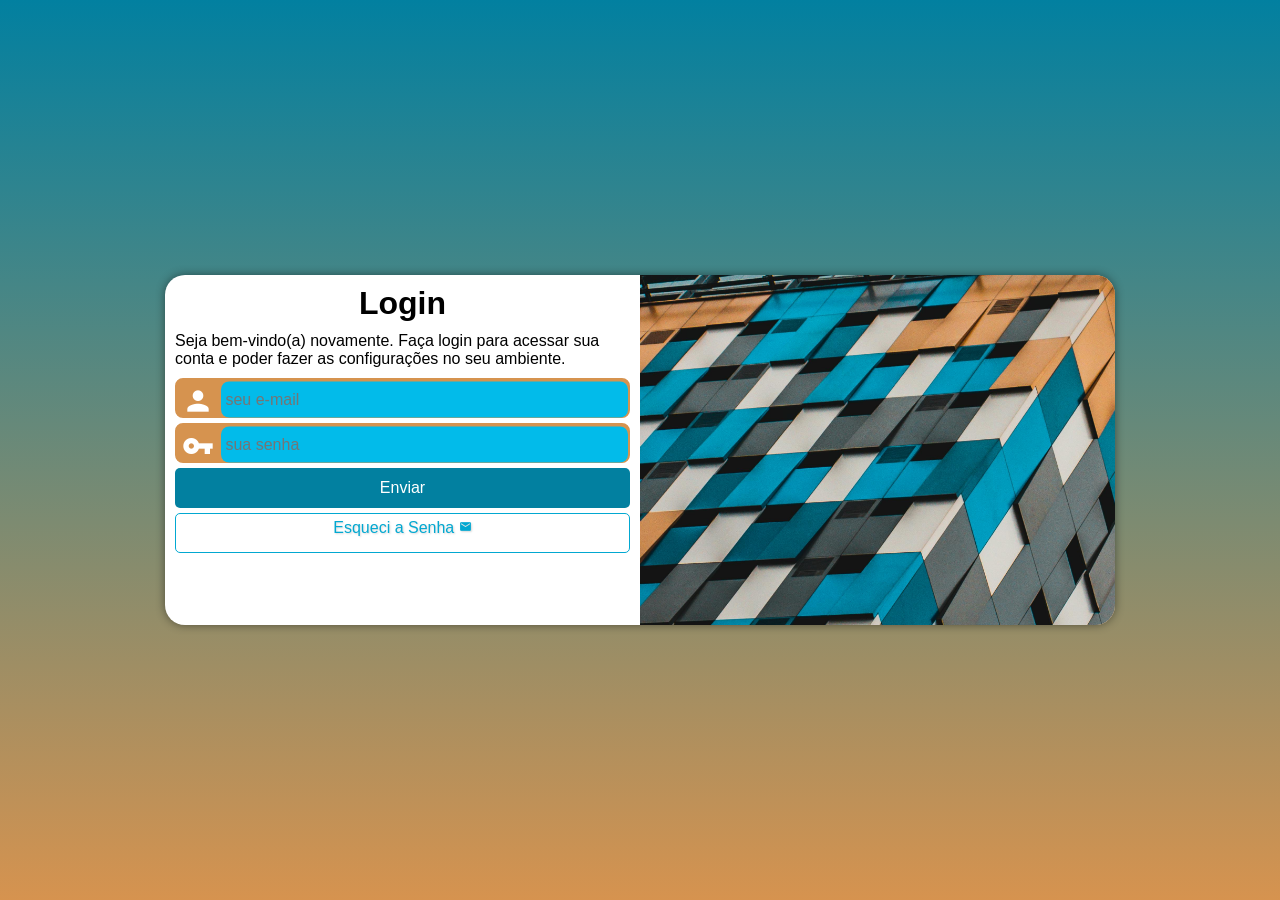
<file: Desafios/d15/index.html>
<!DOCTYPE html>
<html lang="pt-br">
<head>
  <meta charset="UTF-8">
  <meta name="viewport" content="width=device-width, initial-scale=1.0">
  <title>Login</title>
  <link rel="stylesheet" href="estilos/style.css">
  <link rel="stylesheet" href="estilos/media-query.css">
  <link href="https://fonts.googleapis.com/icon?family=Material+Icons" rel="stylesheet">
</head>
<body>
  <main>
    <section id="login">
      <div id="imagem">
        <!--Aqui vai a imagem nas CSS-->
      </div>
      <div id="formulario">
        <h1>Login</h1>
        <p>Seja bem-vindo(a) novamente. Faça login para acessar sua conta e poder fazer as configurações no seu ambiente.</p>
        <form action="login.php" method="post" autocomplete="on">
          <div class="campo"> 
            <span class="material-icons">person</span>
            <input type="email" name="login" id="ilogin" placeholder="seu e-mail" required autocomplete="email" maxlength="30">
            <label for="ilogin" class="label-form">Login</label>
          </div>
          <div class="campo">
            <span class="material-icons">vpn_key</span>
            <input type="password" name="senha" id="isenha" placeholder="sua senha" required autocomplete="current-password" minlength="8" maxlength="20">
            <label for="isenha" class="label-form">Senha</label>
          </div>
          <div>
            <input type="submit" value="Enviar" id="botao-enviar">
            <a href="esqueci.html" class="botao">
              Esqueci a Senha
              <span class="material-icons">mail</span>
            </a>
          </div>
        </form>
      </div>
    </section>
  </main>
</body>
</html>
</file>
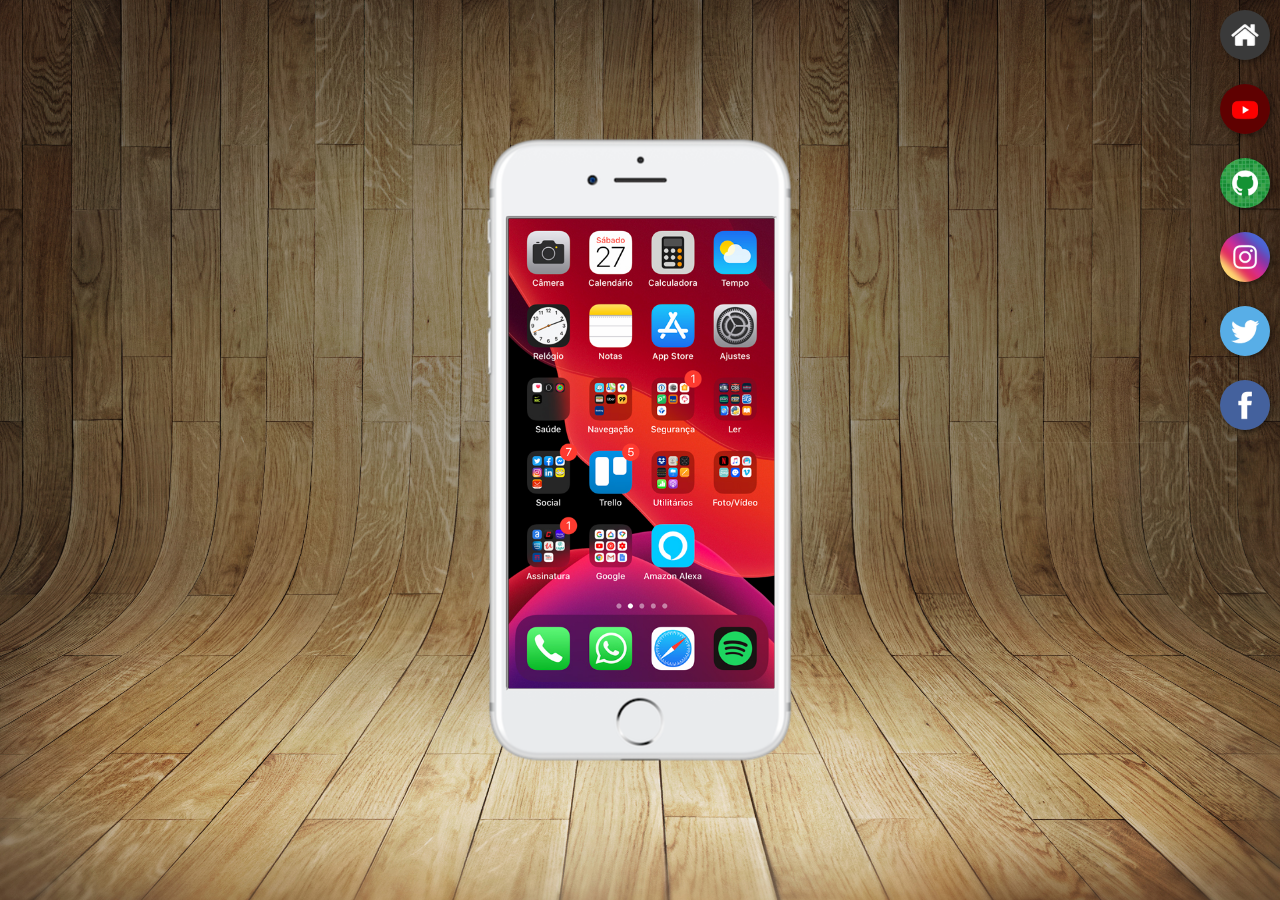
<file: Desafios/projeto-social/index.html>
<!DOCTYPE html>
<html lang="pt-br">
<head>
  <meta charset="UTF-8">
  <meta name="viewport" content="width=device-width, initial-scale=1.0">
  <link rel="shortcut icon" href="favicon.ico" type="image/x-icon">
  <link rel="stylesheet" href="estilos/style.css">
  <title>Projeto Redes Sociais</title>
</head>
<body>
  <main>
    <section id="telefone">
      <iframe src="home.html" name="tela" id="tela" iframeborder="0">
        Seu navegador não é compatível com isso.
      </iframe>
    </section>
    <section id="redes-sociais">
      <a href="home.html" target="tela"><img src="imagens/logo-home.jpg" alt="Home"></a><br>
      <a href="youtube.html" target="tela"><img src="imagens/logo-youtube.jpg" alt="Youtube"></a><br>
      <a href="github.html" target="tela"><img src="imagens/logo-github.jpg" alt="Github"></a><br>
      <a href="instagram.html" target="tela"><img src="imagens/logo-instagram.jpg" alt="Instagram"></a><br>
      <a href="twitter.html" target="tela"><img src="imagens/logo-twitter.jpg" alt="Twitter"></a><br>
      <a href="facebook.html" target="tela"><img src="imagens/logo-facebook.jpg" alt="FaceBook"></a>
    </section>
  </main>
</body>
</html>
</file>
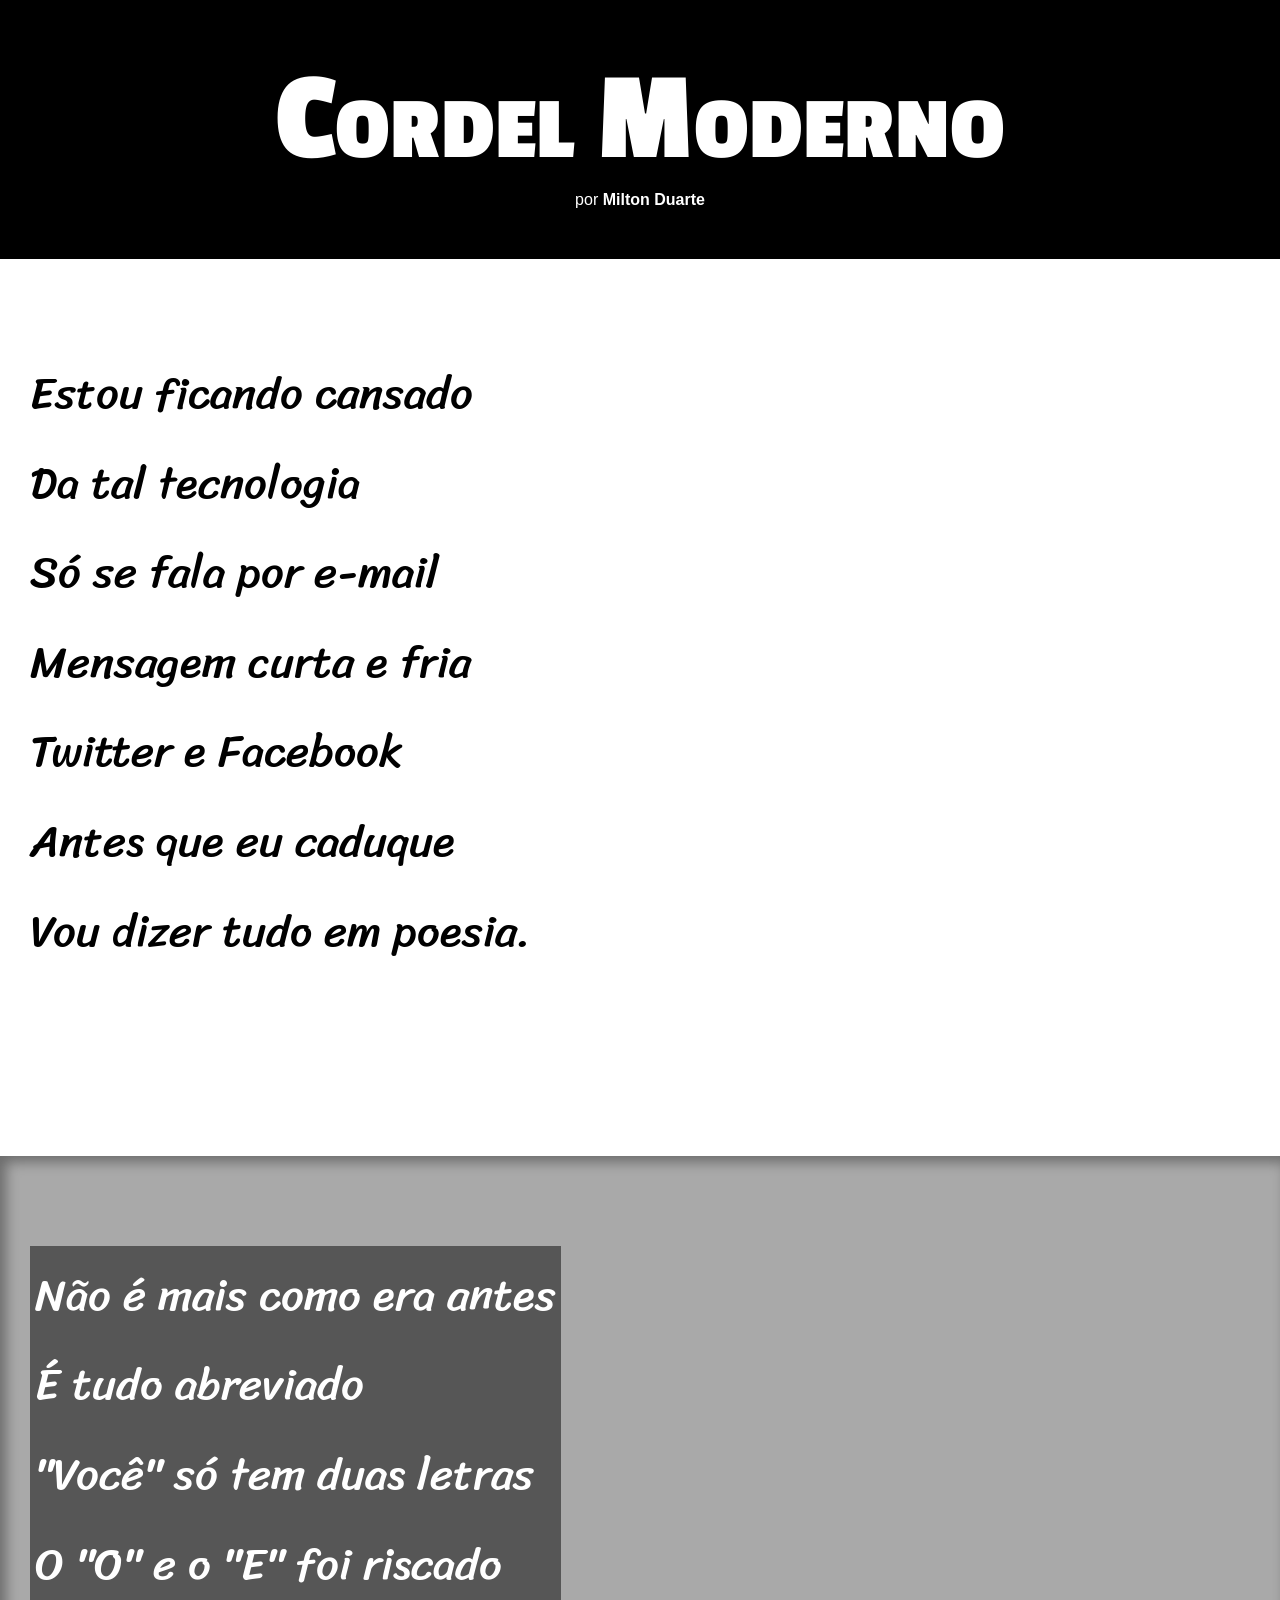
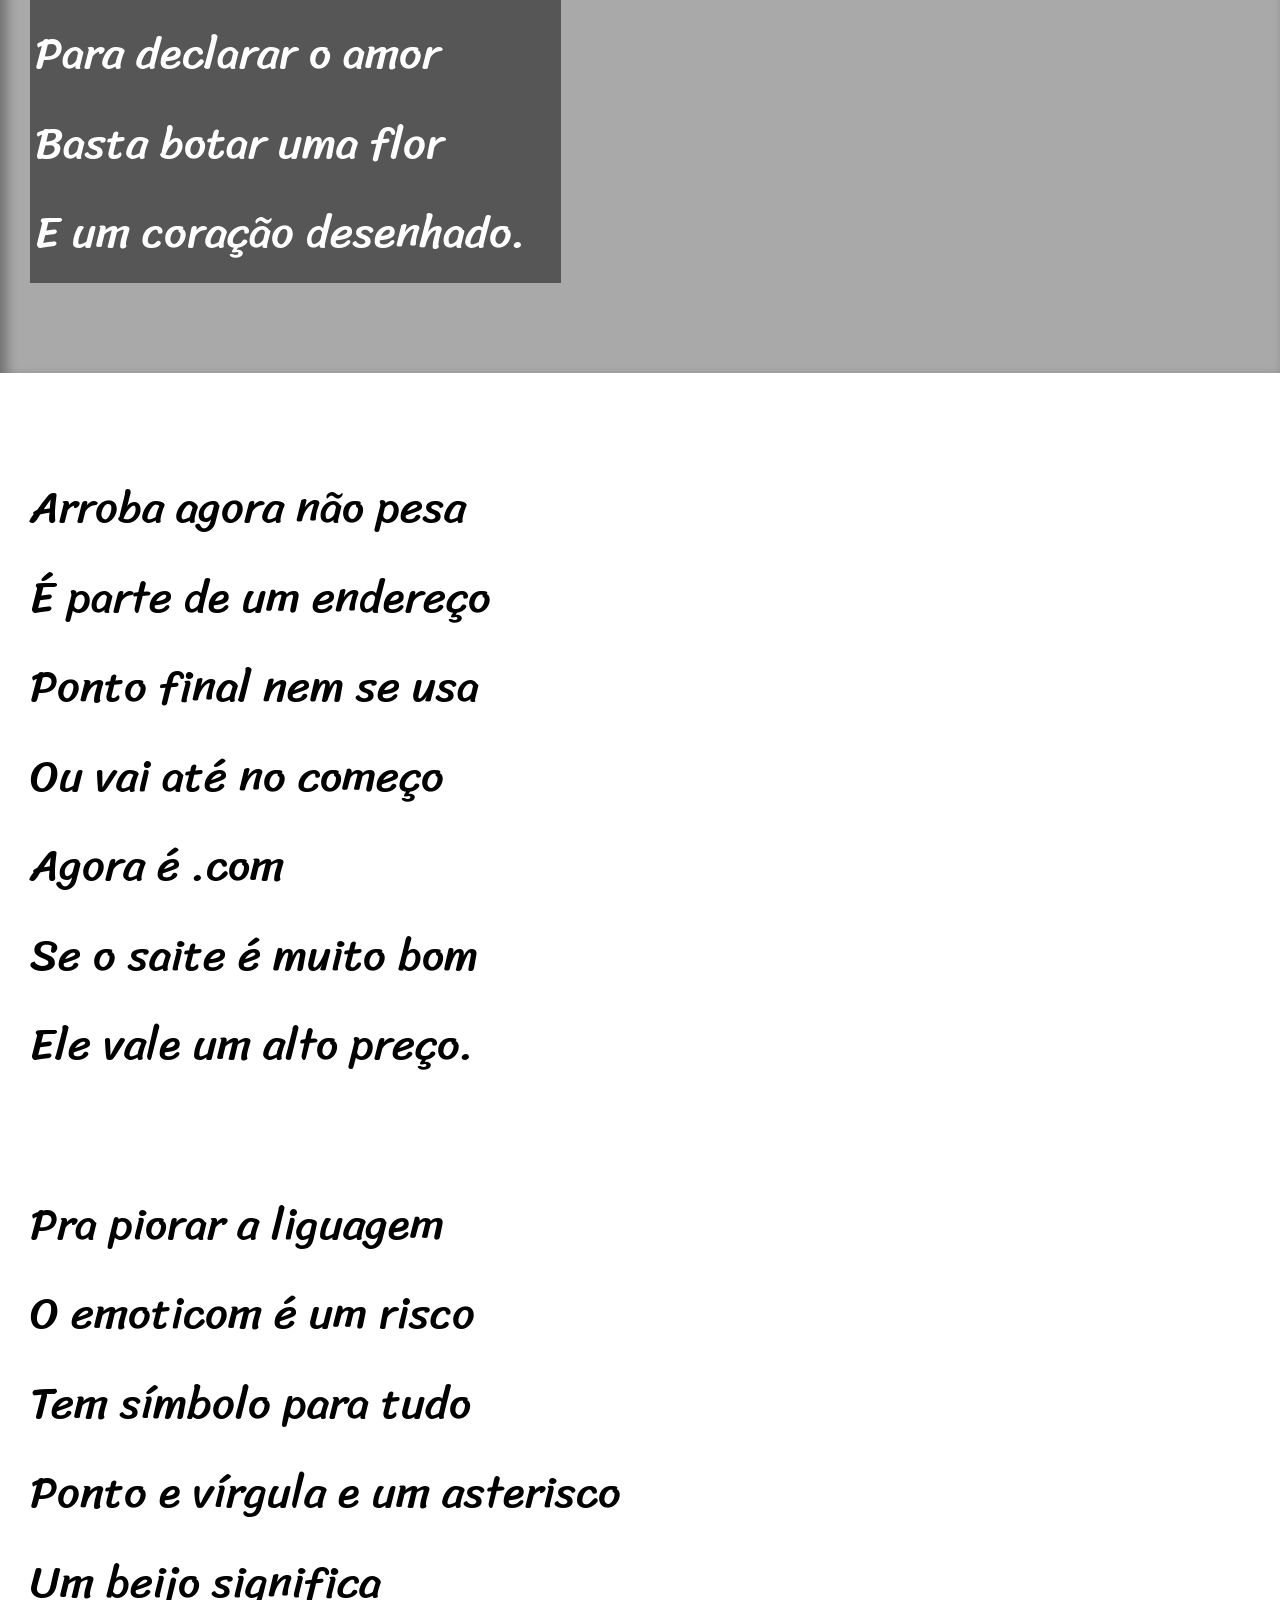
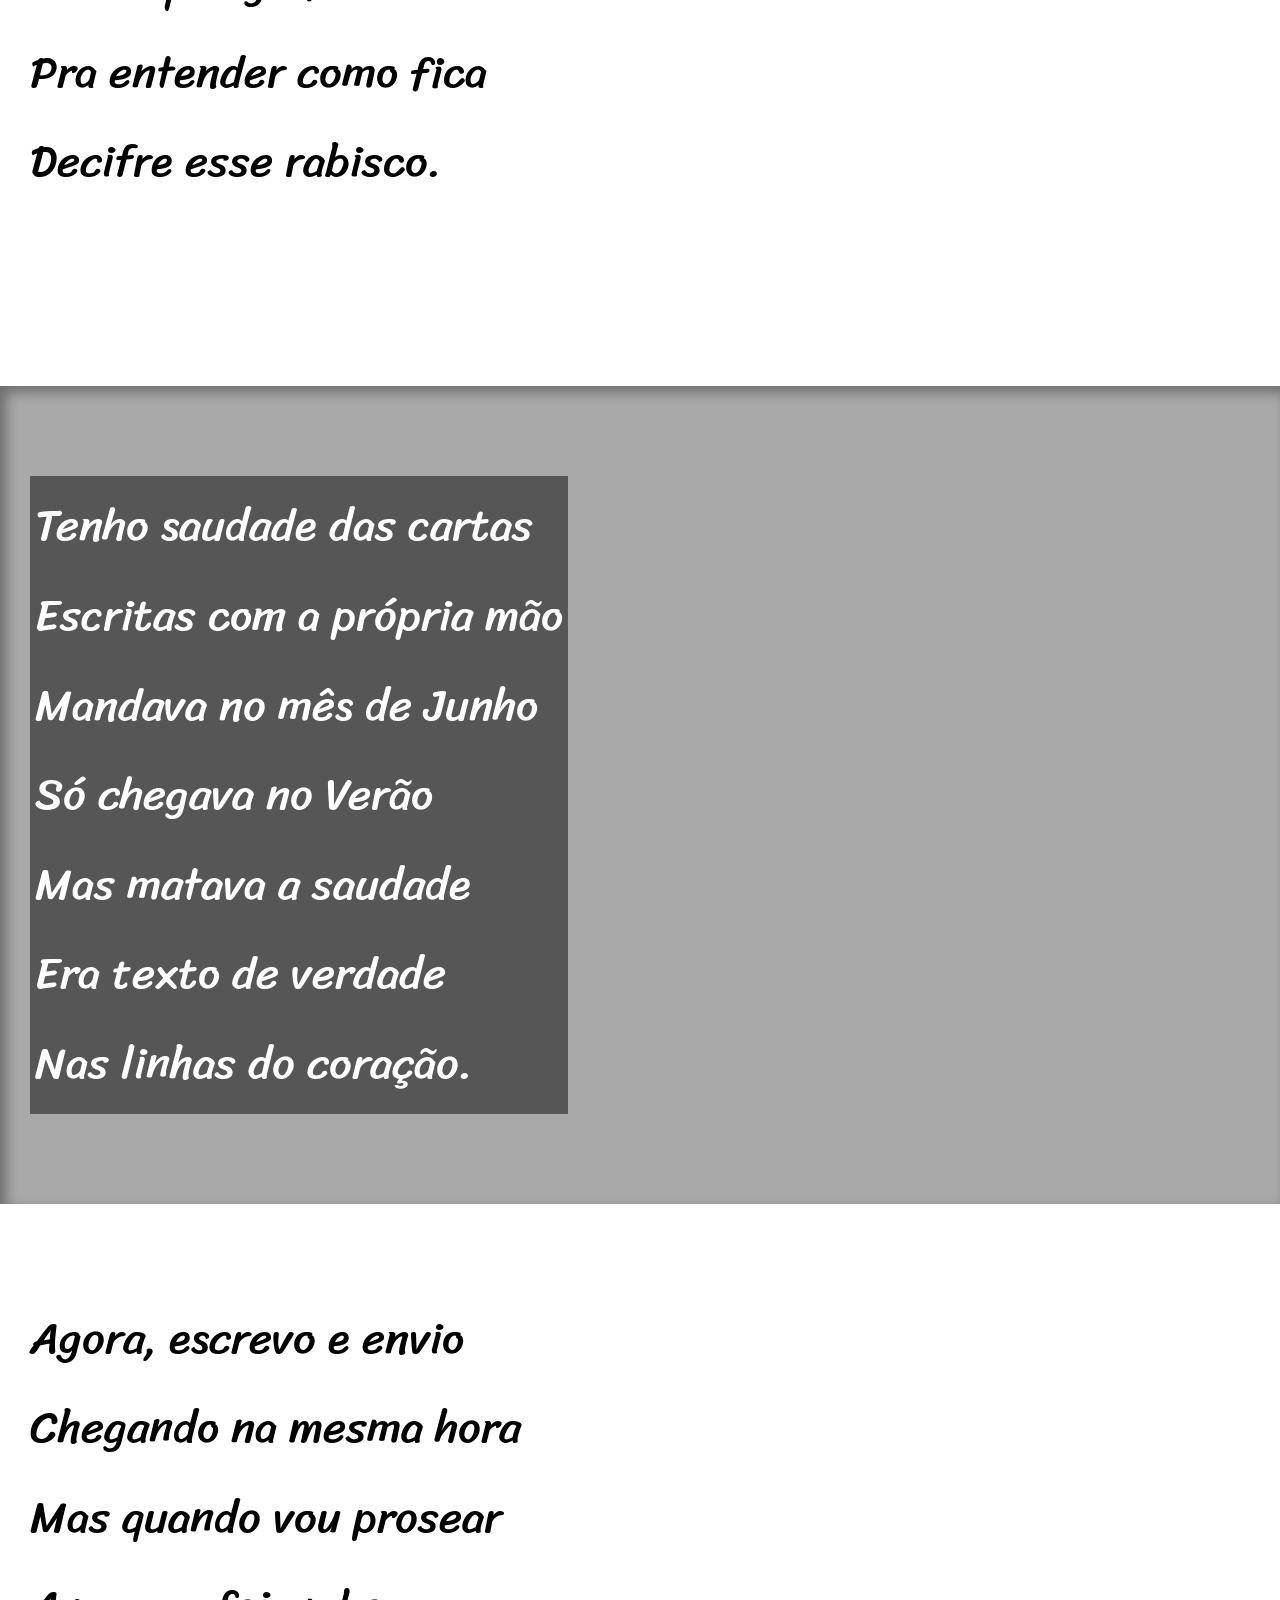
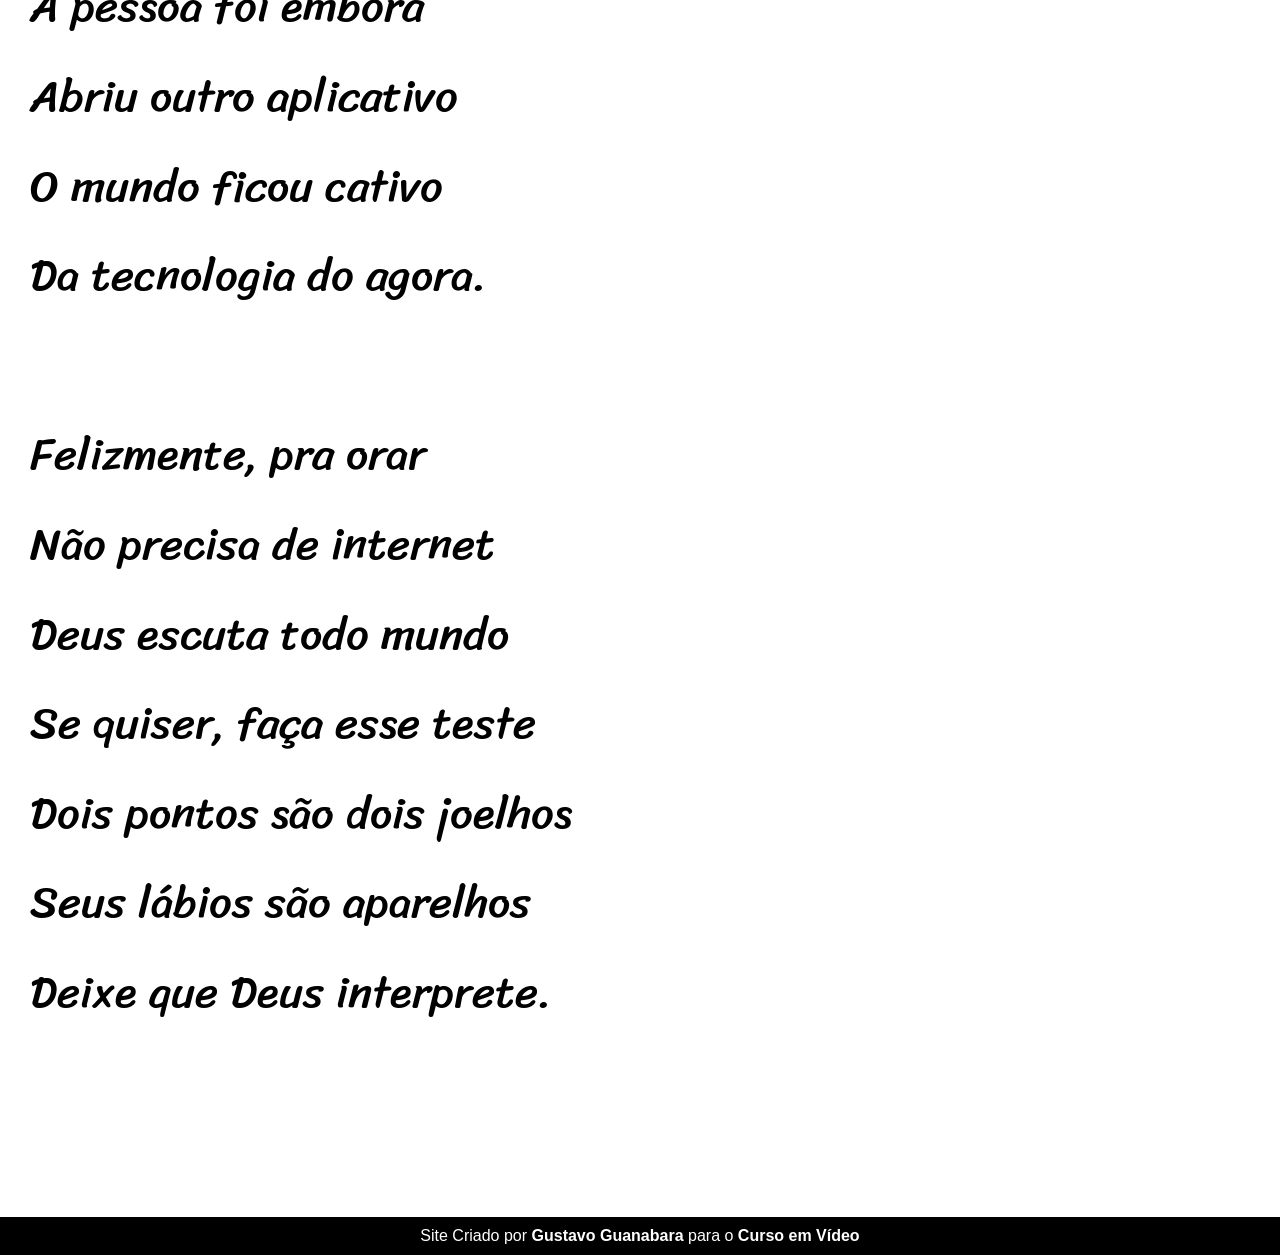
<file: Desafios/d11/projeto-cordel.html>
<!DOCTYPE html>
<html lang="pt-br">
<head>
  <meta charset="UTF-8">
  <meta name="viewport" content="width=device-width, initial-scale=1.0">
  <title>Projeto Cordel</title>
  <link rel="stylesheet" href="estilo/style.css">
</head>
<body>
  <header>
    <h1>Cordel Moderno</h1>
    <p>por <a href="https://www.recantodasletras.com.br/poesias/3186743" target="_blank">Milton Duarte</a></p>
  </header>

  <section class="normal">
    <p>
      Estou ficando cansado <br>
      Da tal tecnologia <br>
      Só se fala por e-mail <br>
      Mensagem curta e fria <br>
      Twitter e Facebook <br>
      Antes que eu caduque <br>
      Vou dizer tudo em poesia. <br>
    </p>
  </section>

  
    <section class="imagem" id="img01">
      <p>
        Não é mais como era antes <br>
        É tudo abreviado <br>
        "Você" só tem duas letras <br>
        O "O" e o "E" foi riscado <br>
        Para declarar o amor <br>
        Basta botar uma flor <br>
        E um coração desenhado. <br>
      </p>
    </section>
  

    <section class="normal">
      <p>
        Arroba agora não pesa <br>
        É parte de um endereço <br>
        Ponto final nem se usa <br>
        Ou vai até no começo <br>
        Agora é .com <br>
        Se o saite é muito bom <br>
        Ele vale um alto preço. <br>
      </p>

      <p>
        Pra piorar a liguagem <br>
        O emoticom é um risco <br>
        Tem símbolo para tudo <br>
        Ponto e vírgula e um asterisco <br>
        Um beijo significa <br>
        Pra entender como fica <br>
        Decifre esse rabisco. <br>
      </p>
    </section>
  
    <section class="imagem" id="img02">
      <p>
        Tenho saudade das cartas <br>
        Escritas com a própria mão <br>
        Mandava no mês de Junho <br>
        Só chegava no Verão <br>
        Mas matava a saudade <br>
        Era texto de verdade <br>
        Nas linhas do coração. <br>
      </p>
    </section>

    <section class="normal">
      <p>
        Agora, escrevo e envio <br>
        Chegando na mesma hora <br>
        Mas quando vou prosear <br>
        A pessoa foi embora <br>
        Abriu outro aplicativo <br>
        O mundo ficou cativo <br>
        Da tecnologia do agora. <br>
      </p>
      
      <p>
        Felizmente, pra orar <br>
        Não precisa de internet <br>
        Deus escuta todo mundo <br>
        Se quiser, faça esse teste <br>
        Dois pontos são dois joelhos <br>
        Seus lábios são aparelhos <br>
        Deixe que Deus interprete. <br>
      </p>
    </section>

  <footer>
    <p>Site Criado por <a href="https://gustavoguanabara.github.io" target="_blank">Gustavo Guanabara</a> para o <a href="https://www.cursoemvideo.com">Curso em Vídeo</a></p>
  </footer>
</body>
</html>
</file>
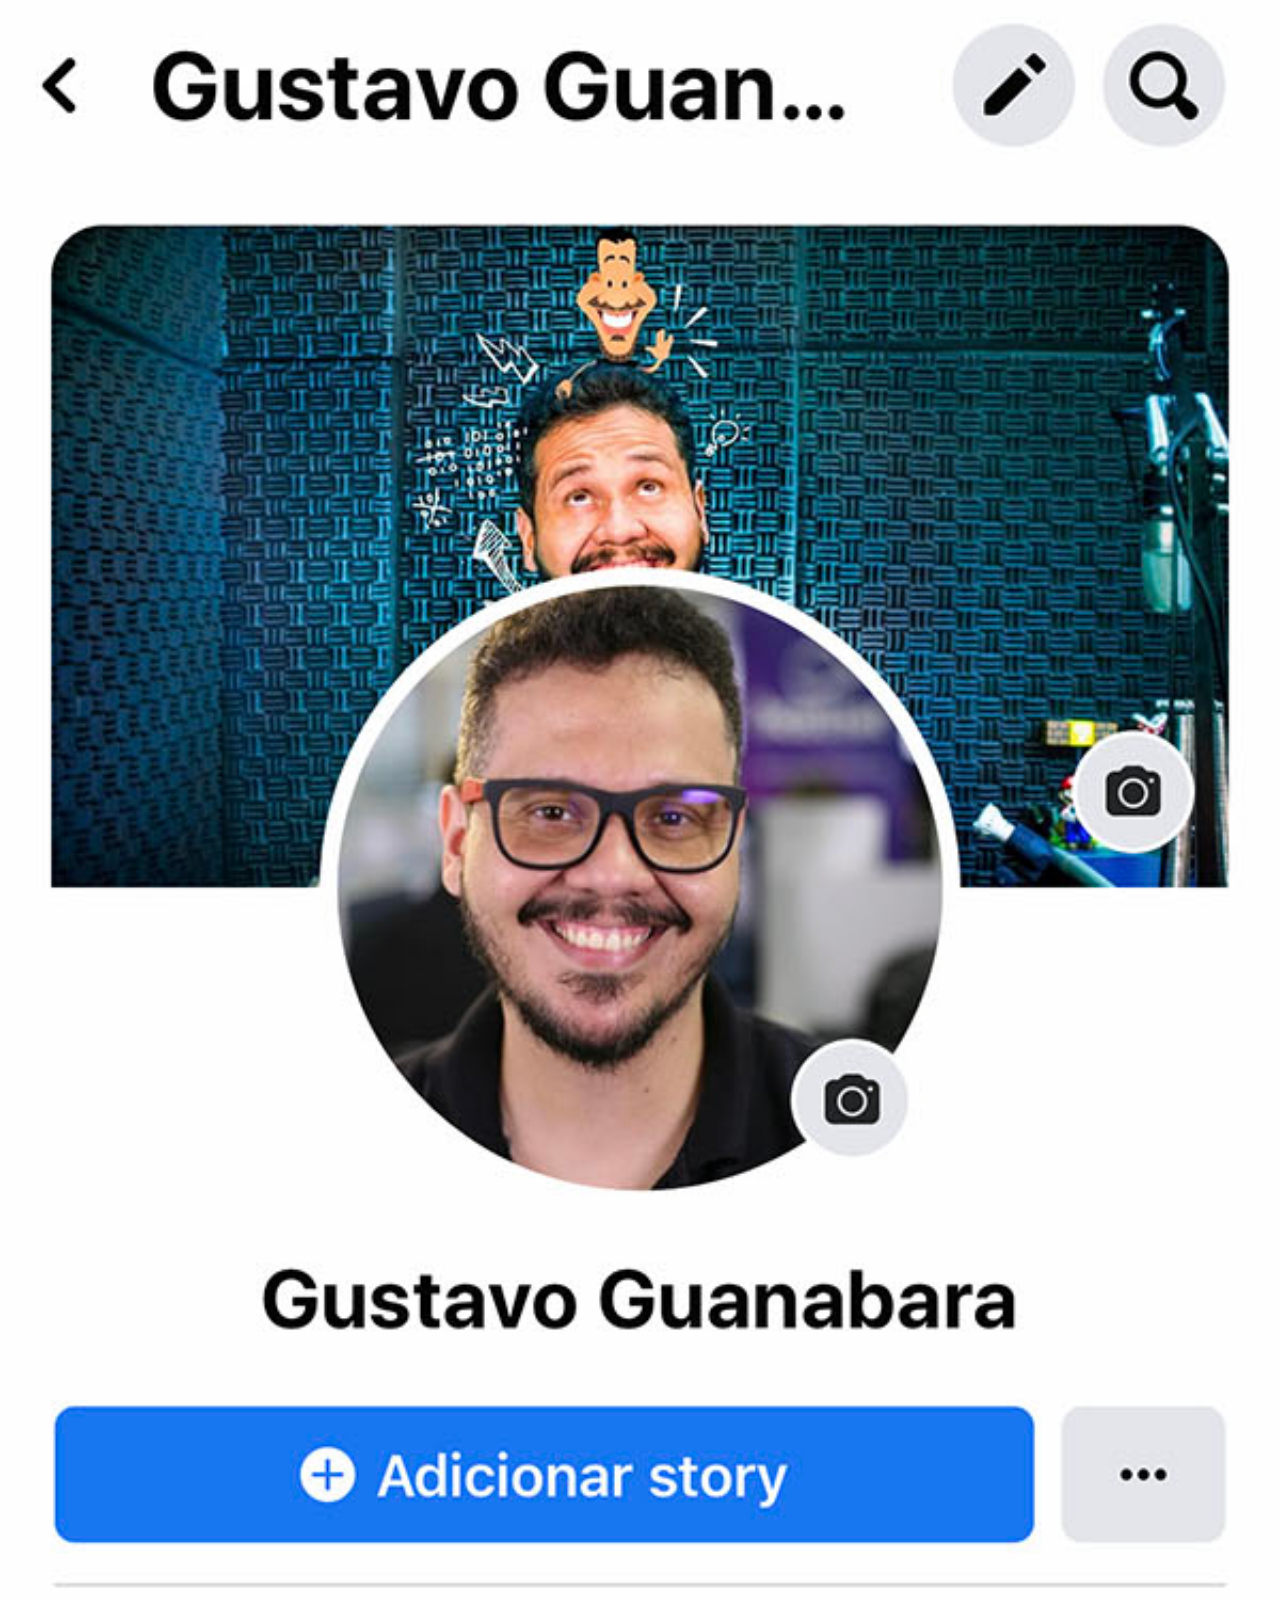
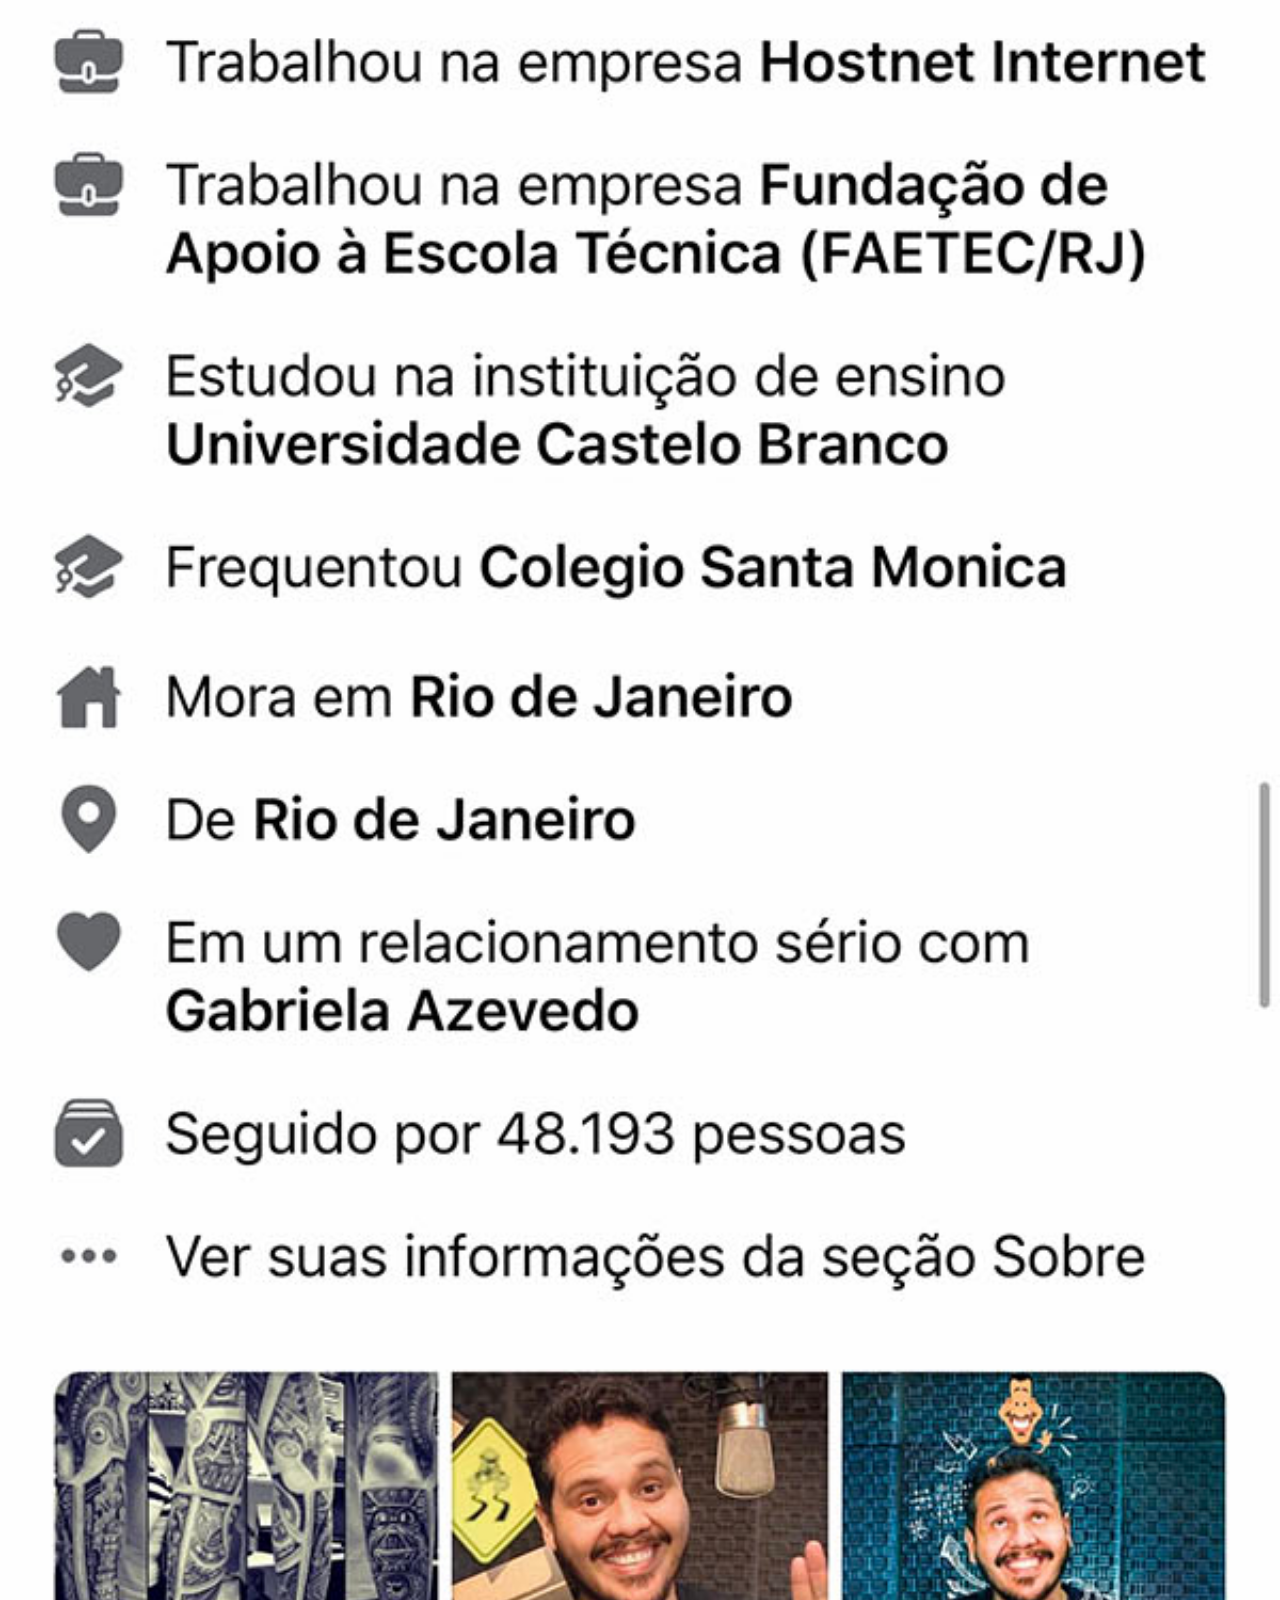
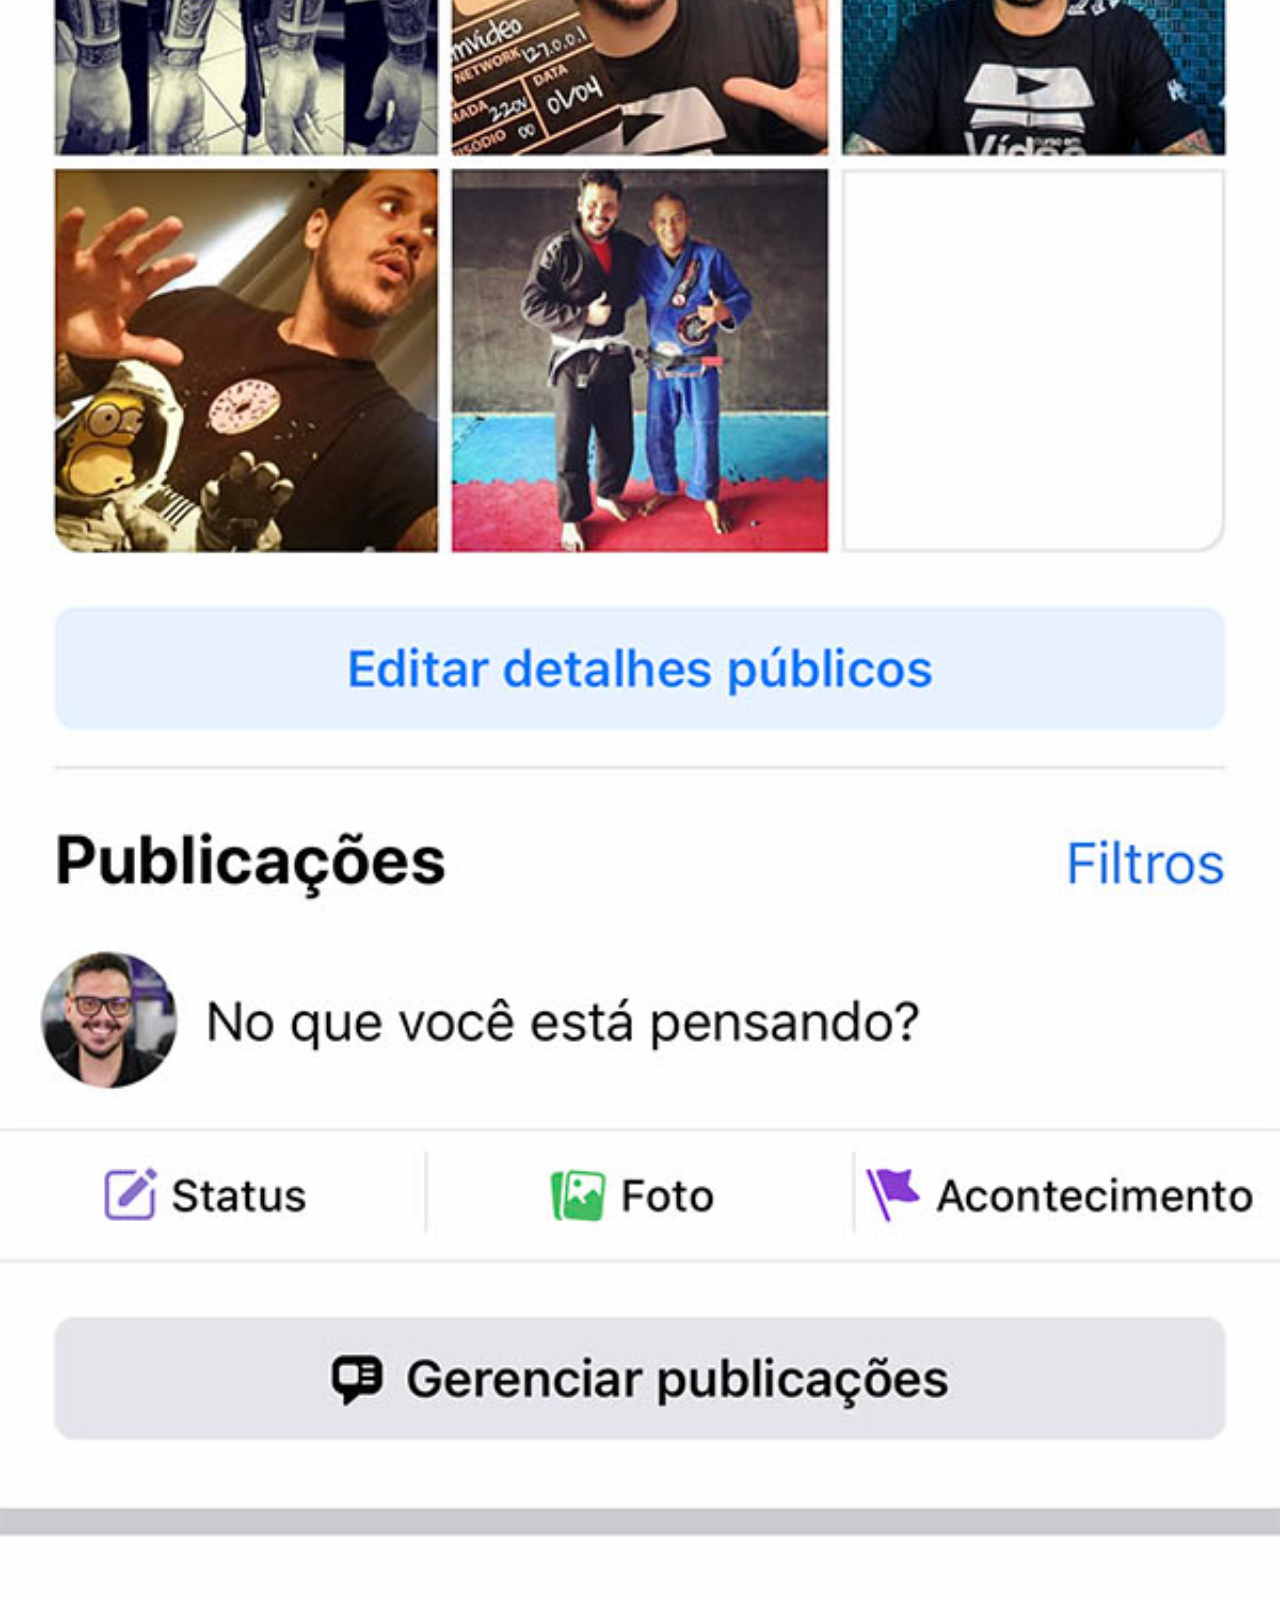
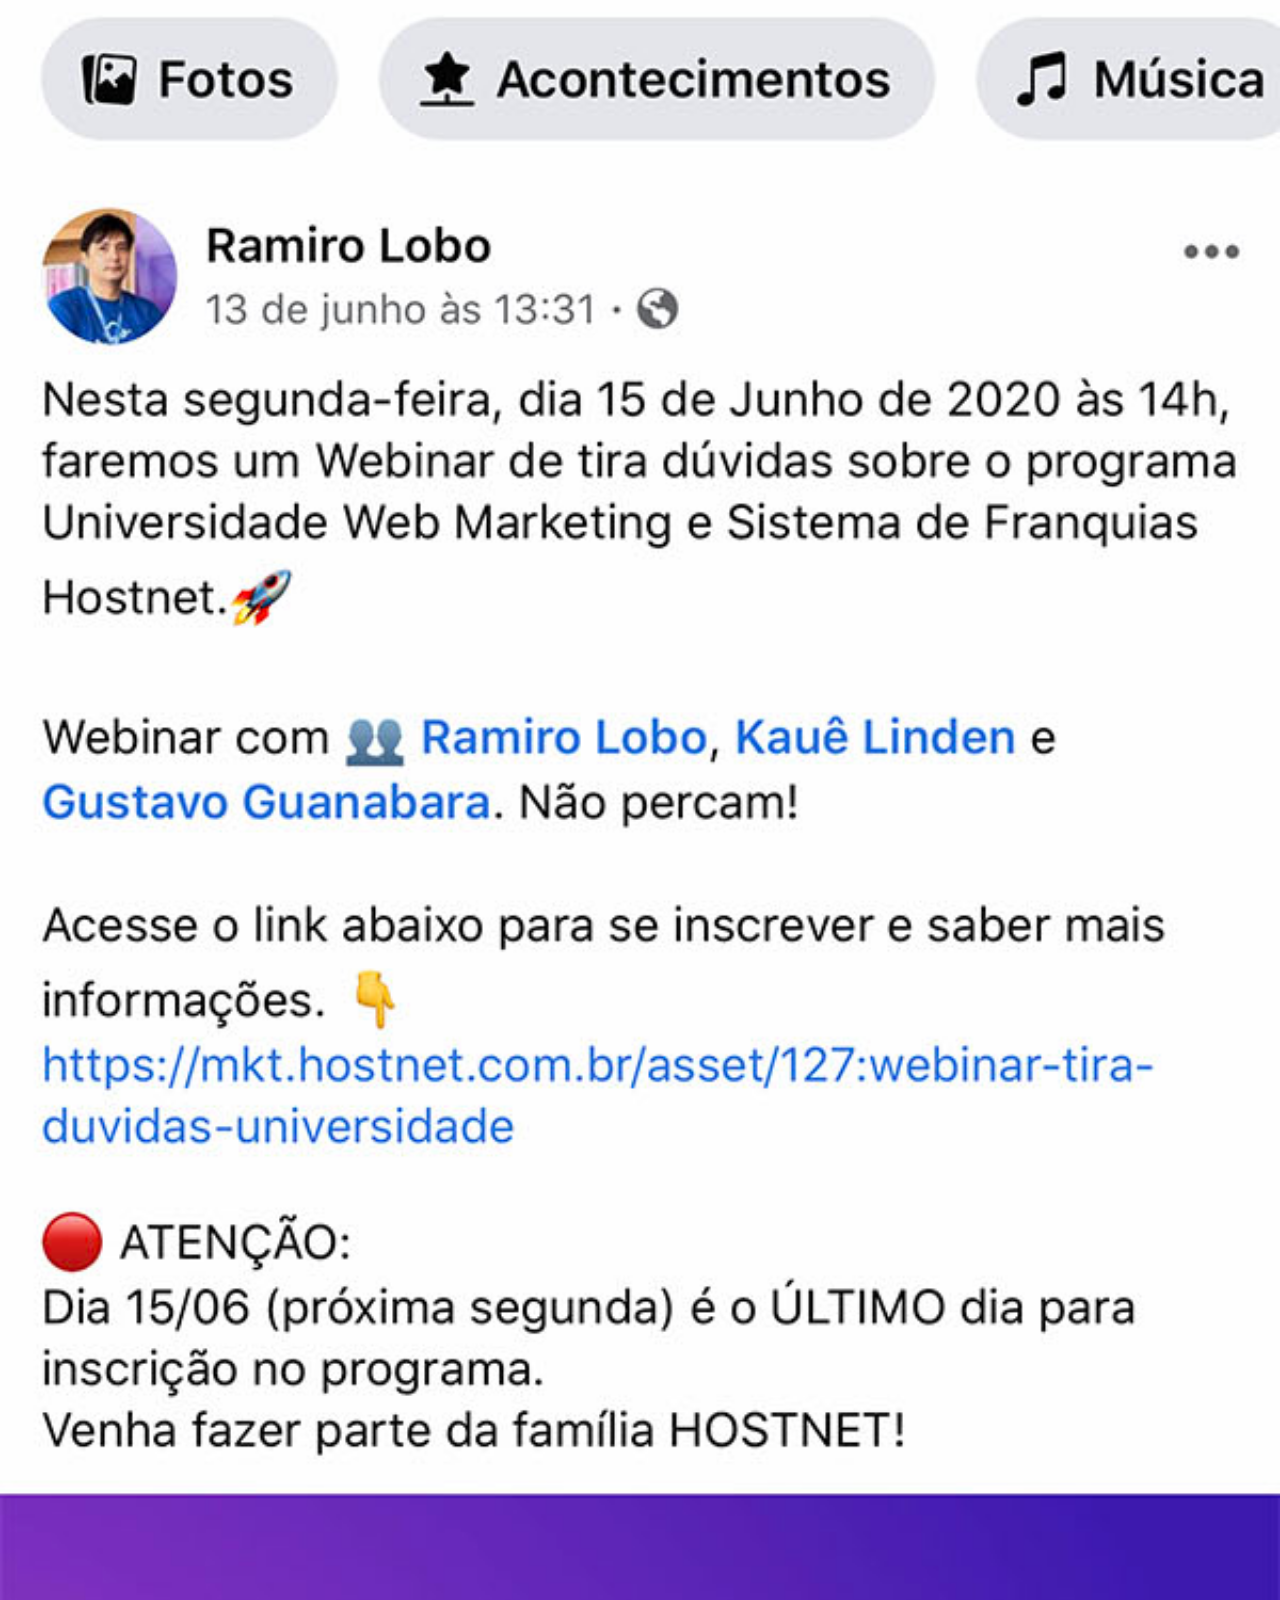
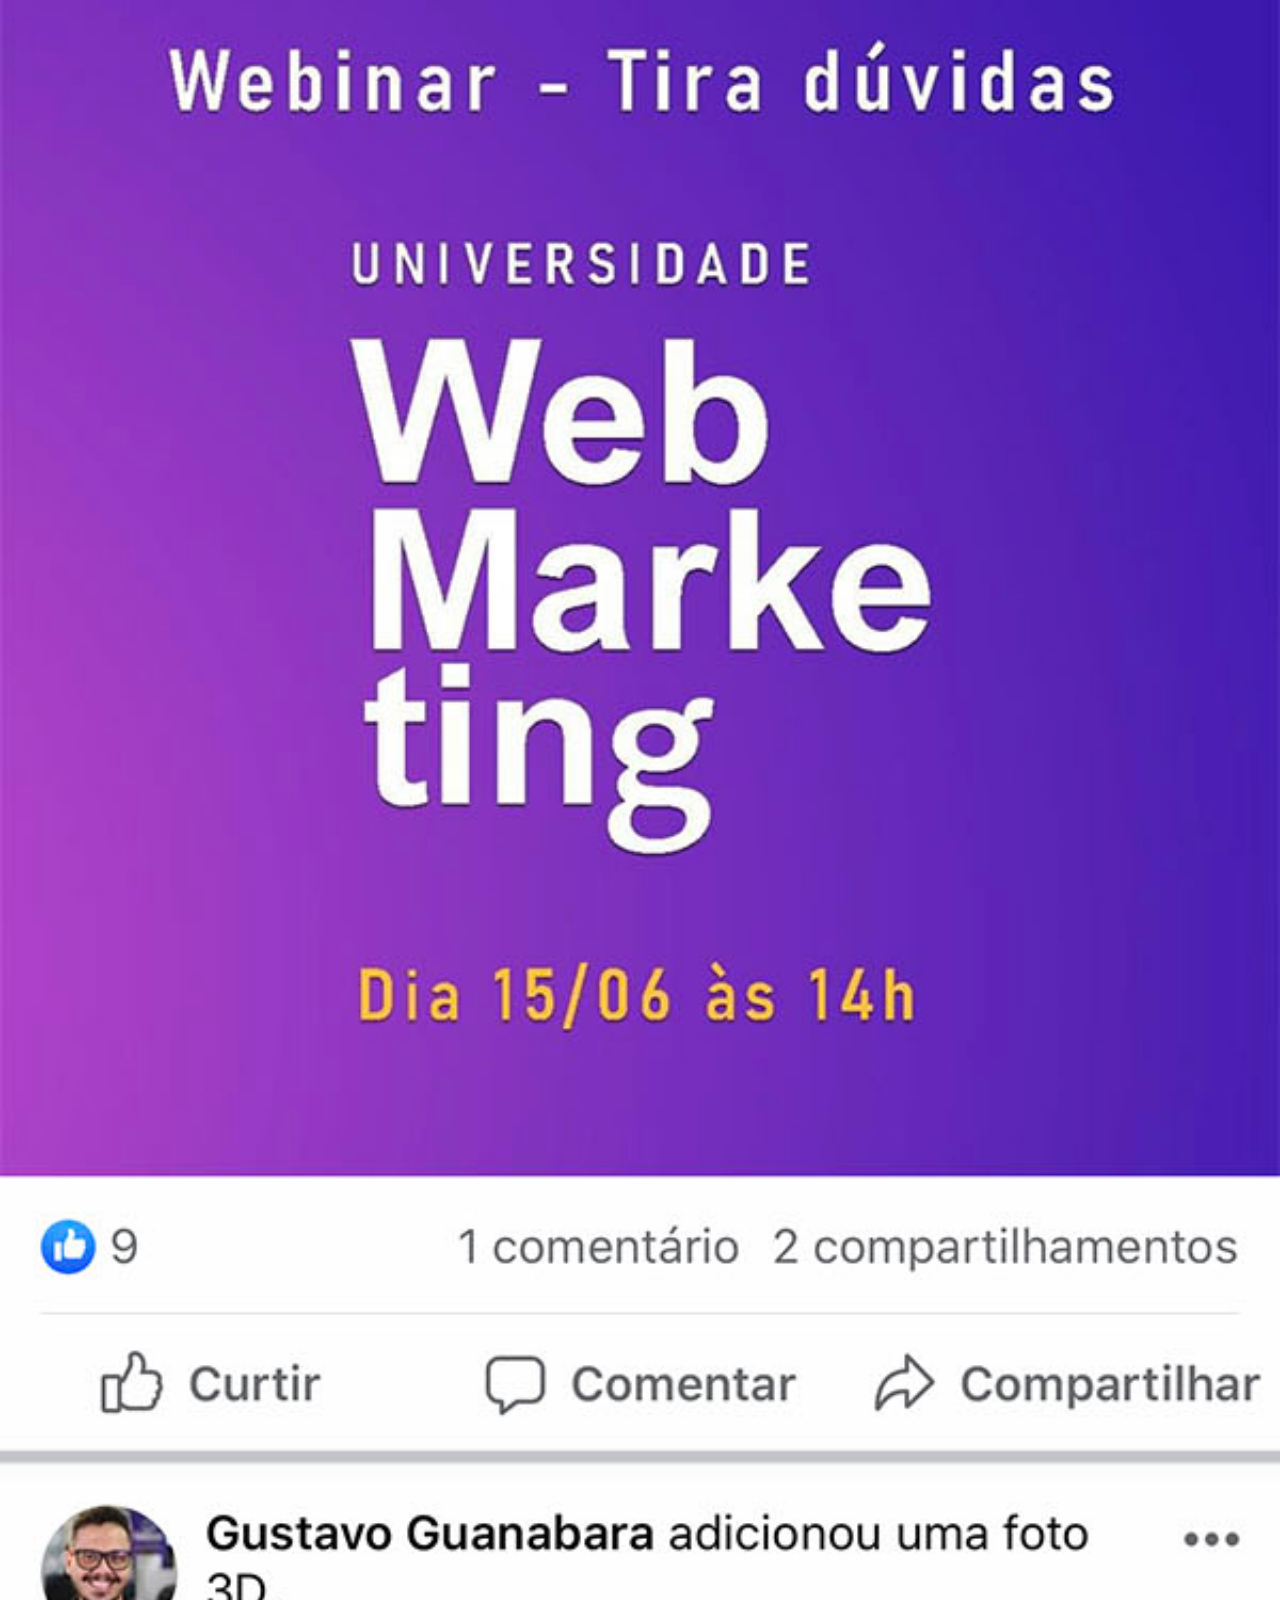
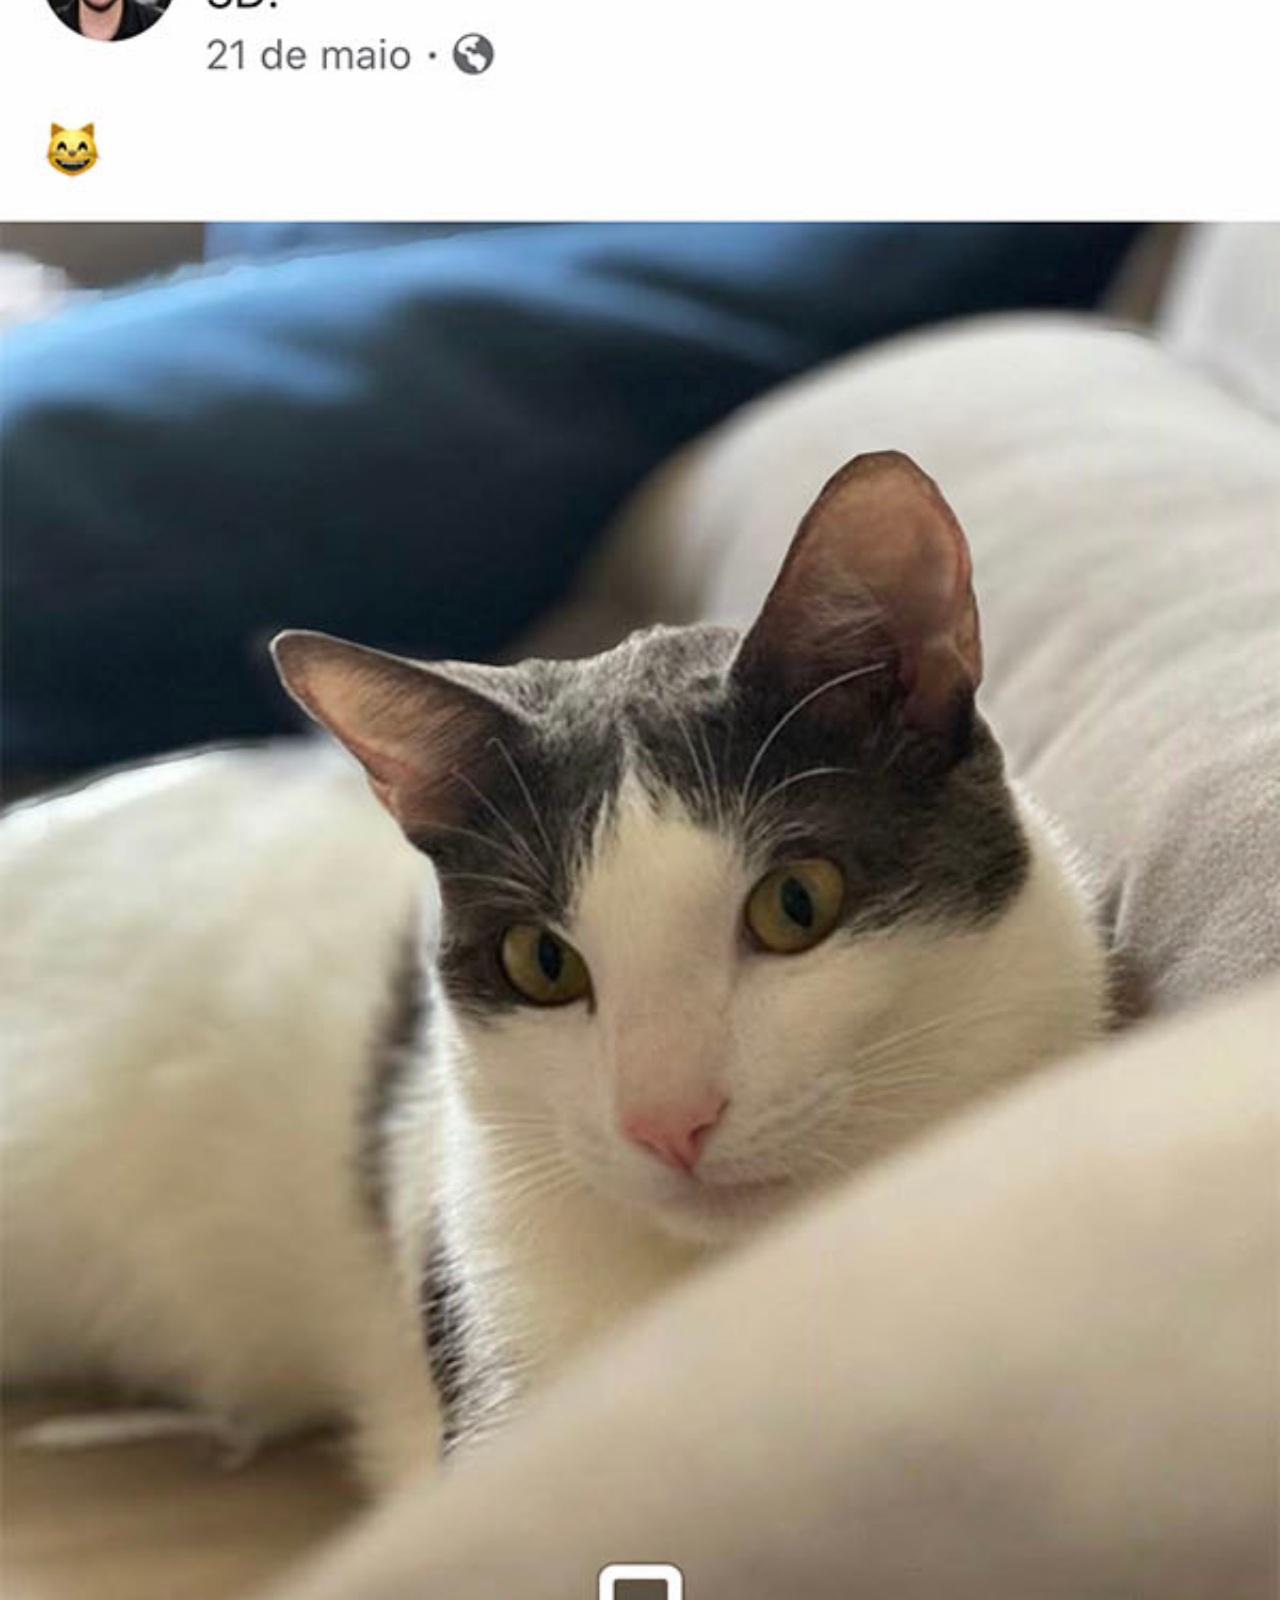
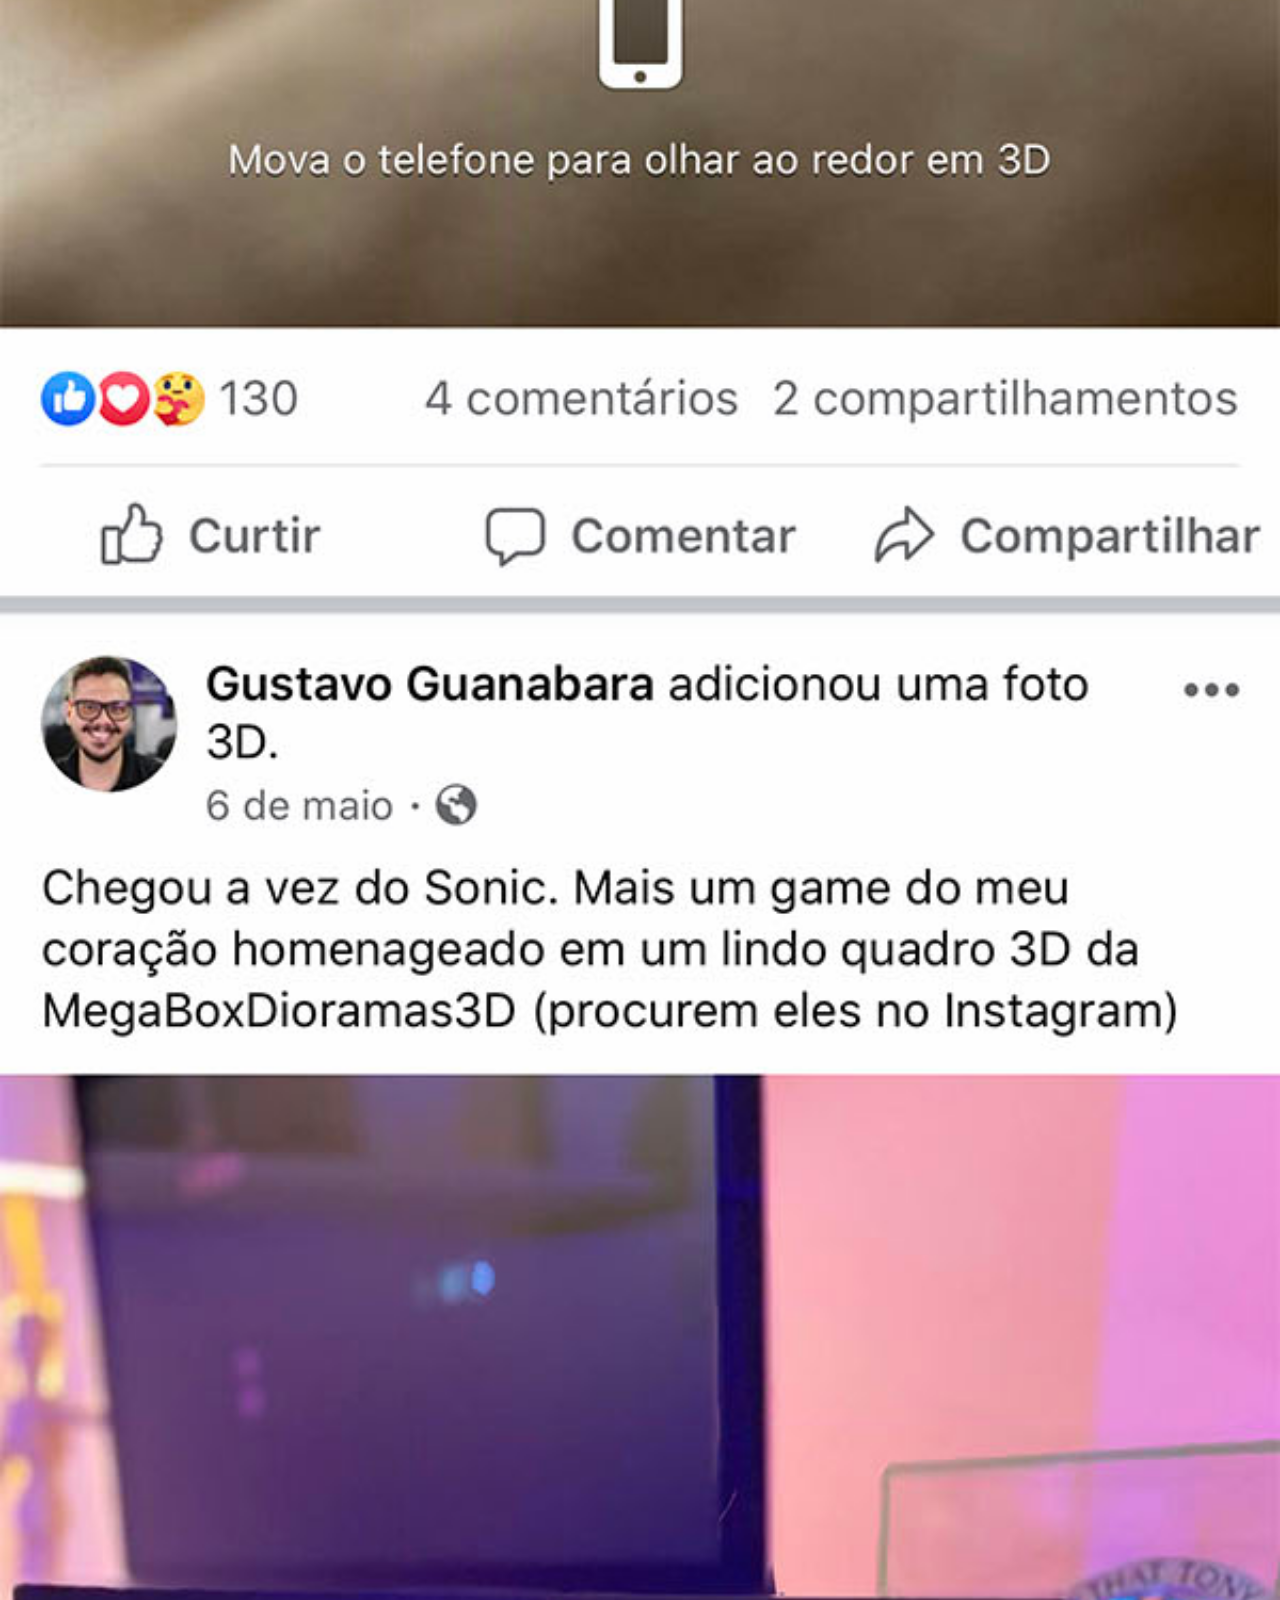
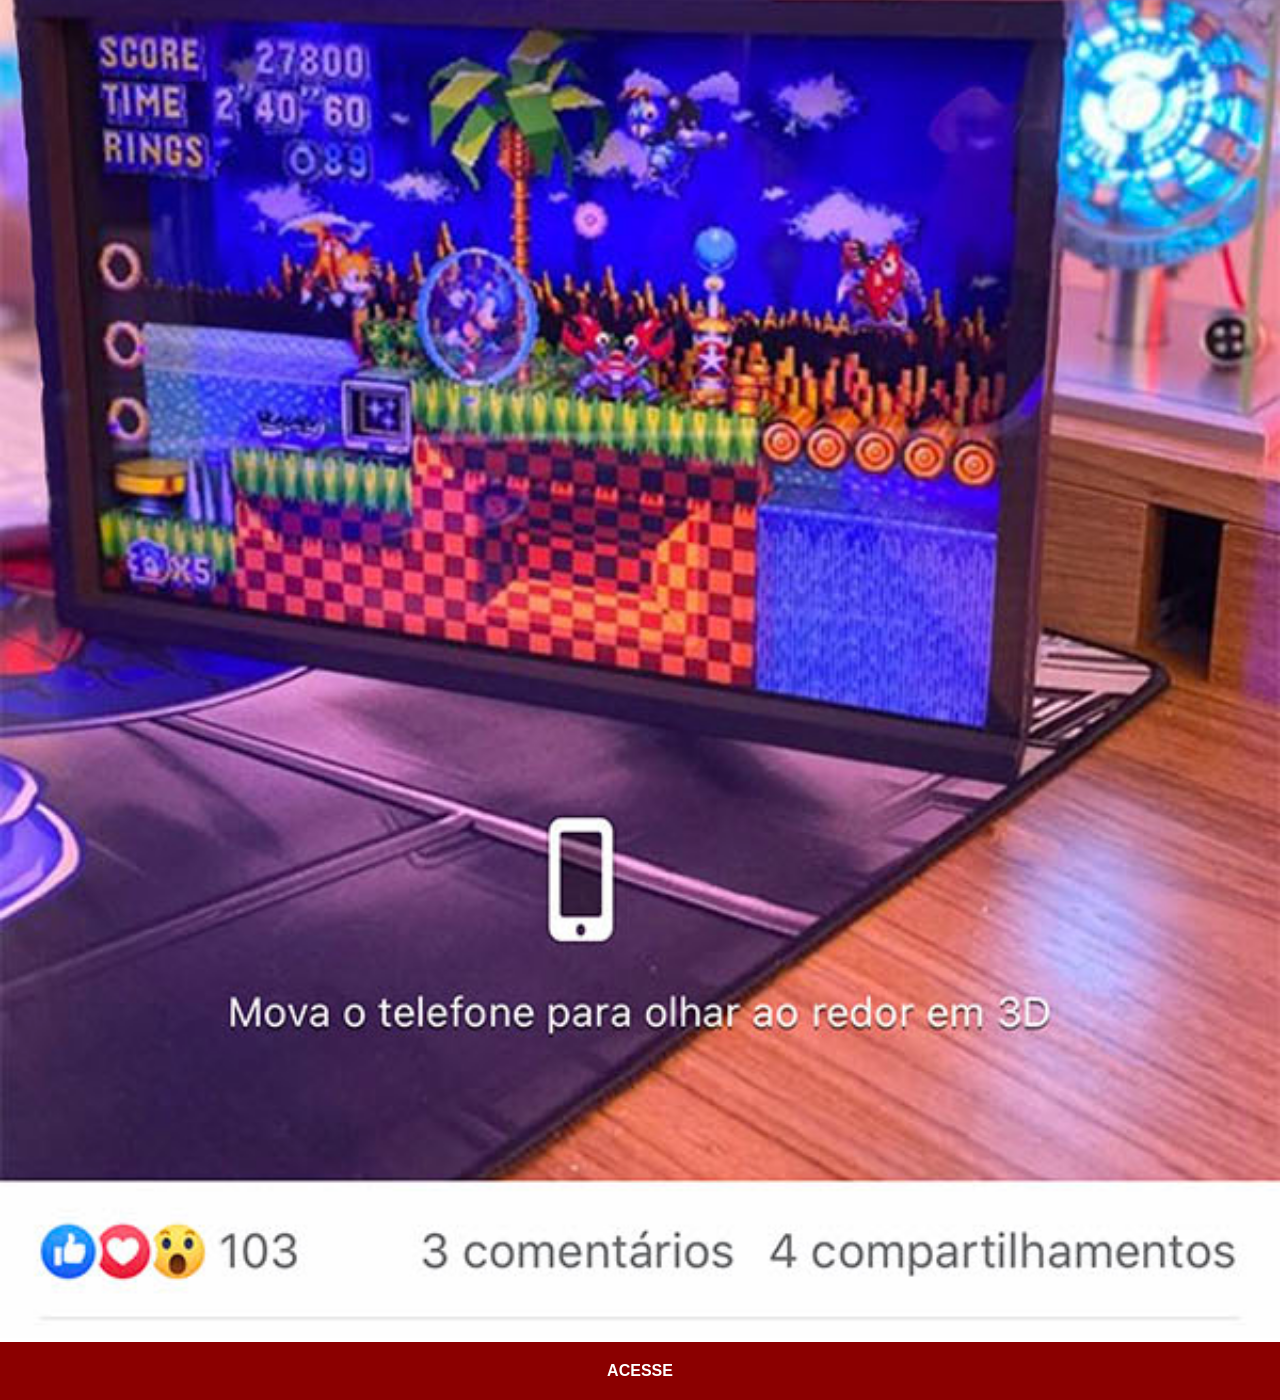
<file: Desafios/projeto-social/facebook.html>
<!DOCTYPE html>
<html lang="pt-br">
<head>
  <meta charset="UTF-8">
  <meta name="viewport" content="width=device-width, initial-scale=1.0">
  <title>FaceBook</title>
  <link rel="stylesheet" href="estilos/social.css">
</head>
<body>
  <img src="imagens/tela-facebook.jpg" alt="">
  <a href="https://www.facebook.com/gustavoguanabara" target="_blank">ACESSE</a>
</body>
</html>
</file>
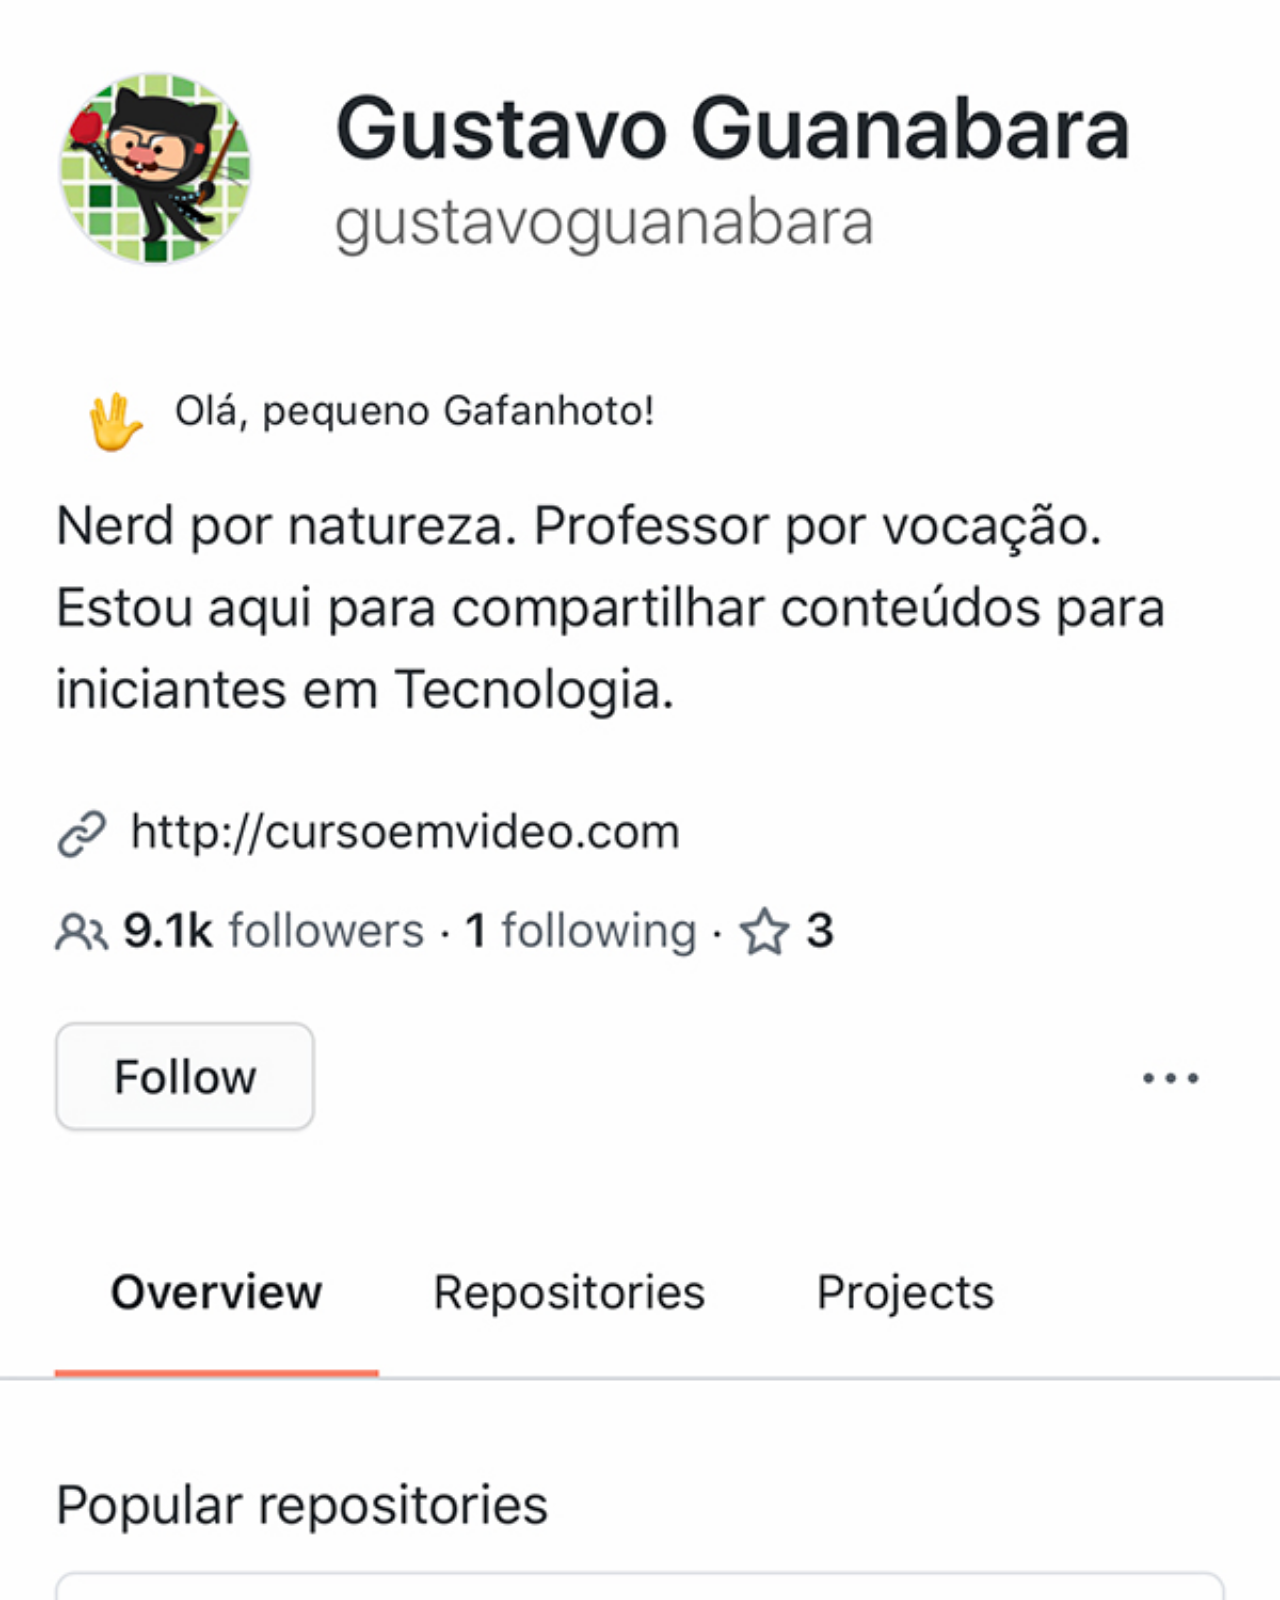
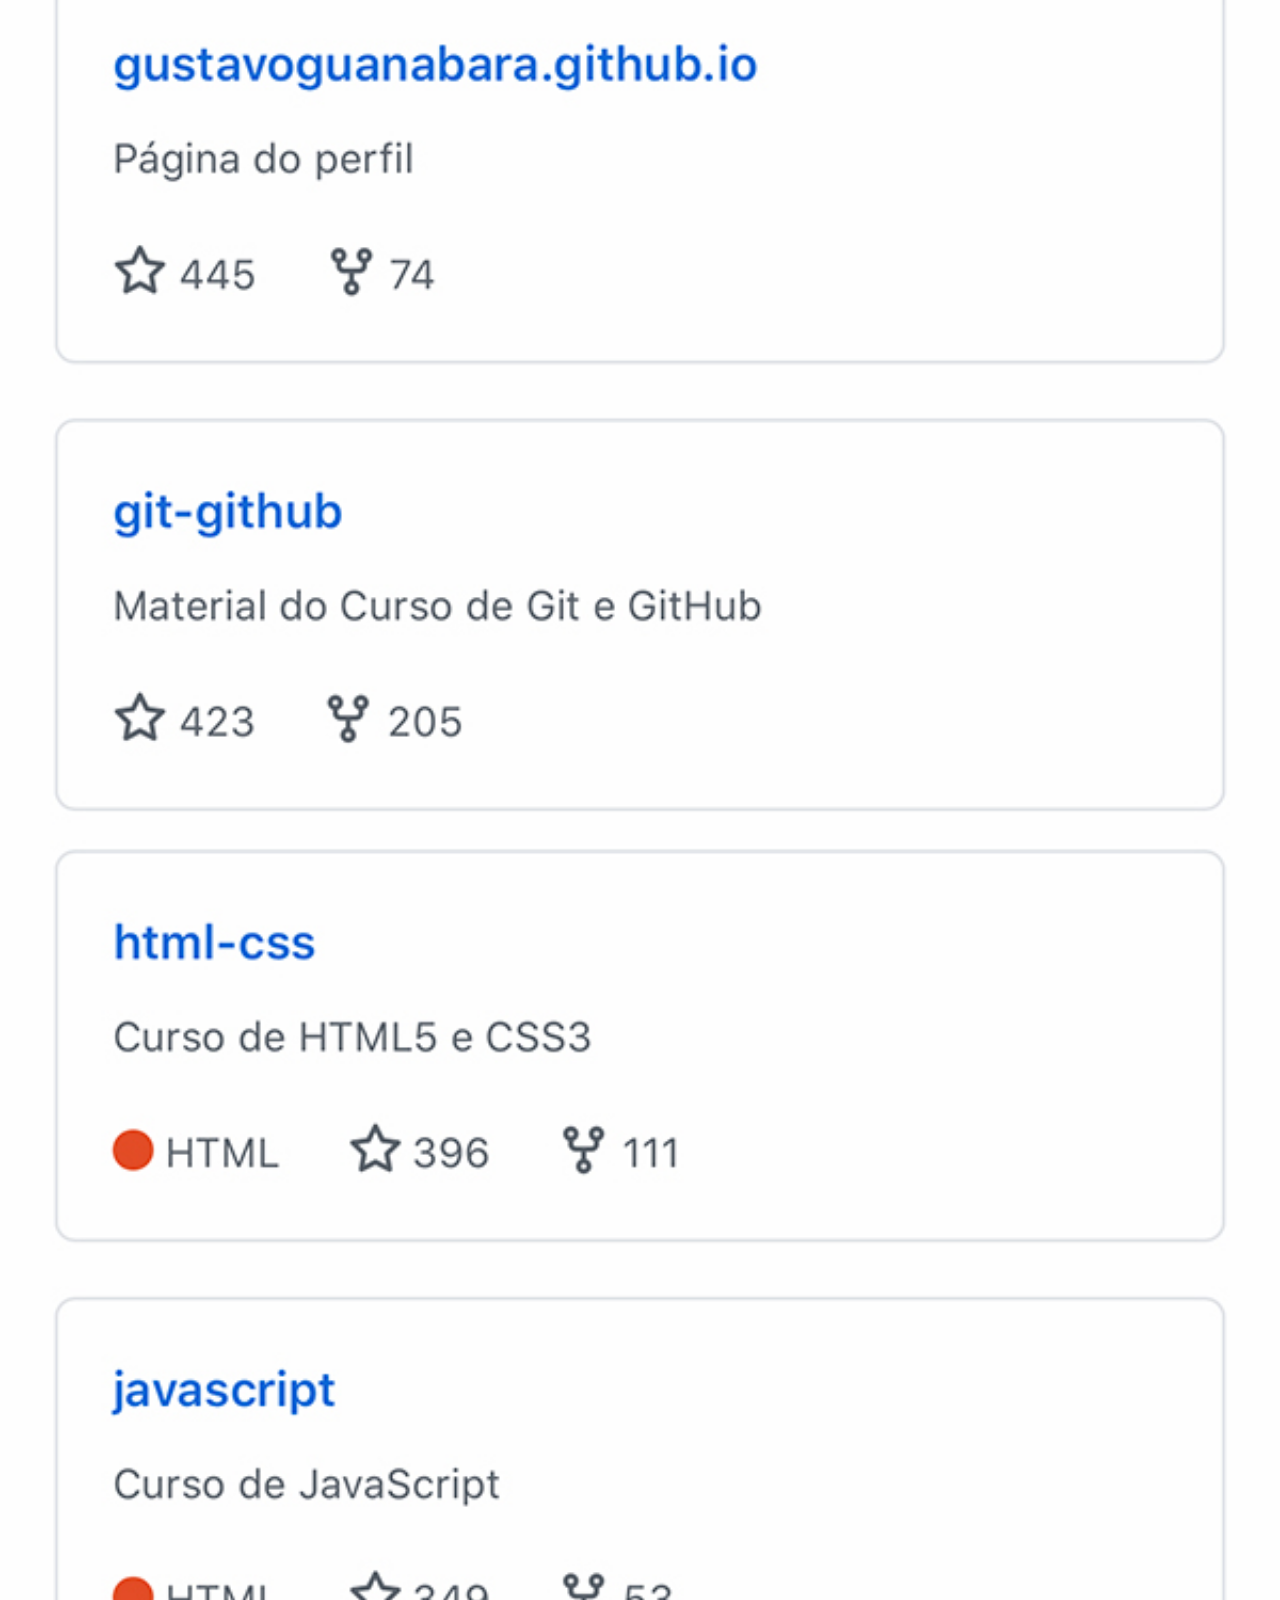
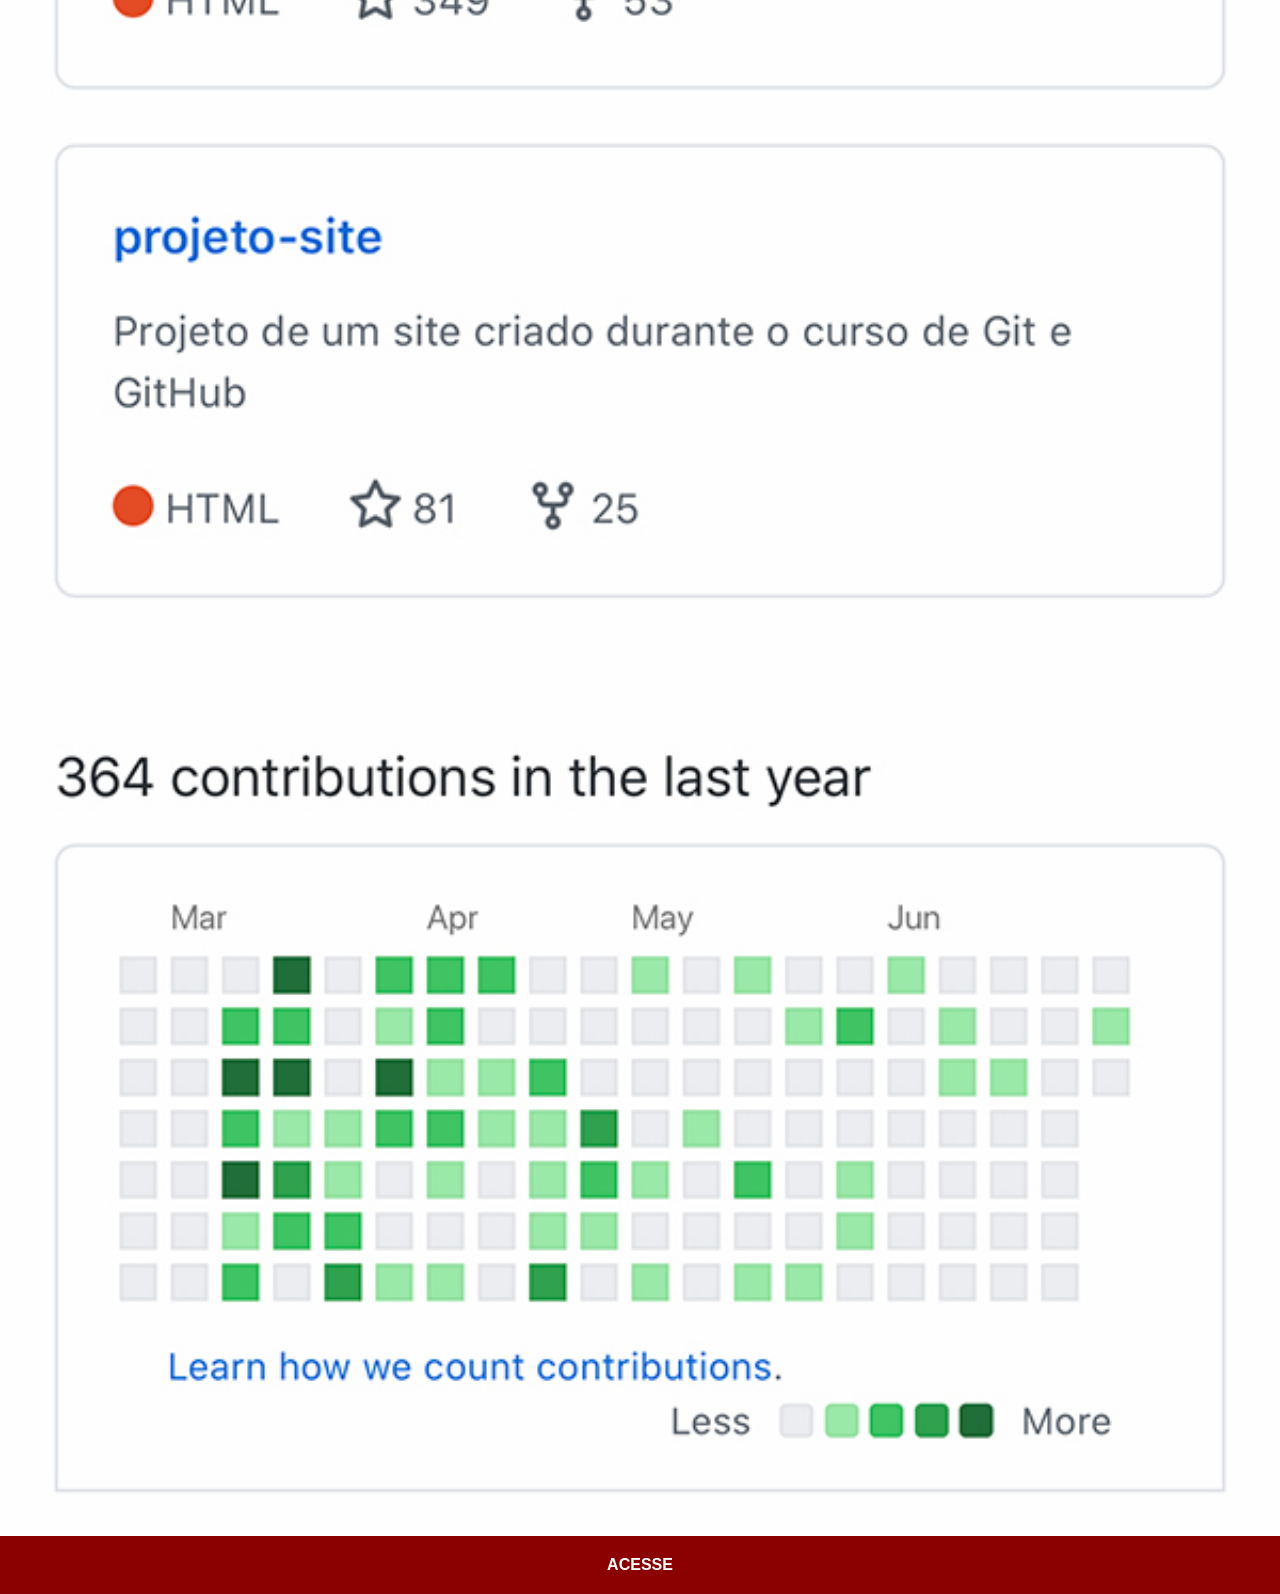
<file: Desafios/projeto-social/github.html>
<!DOCTYPE html>
<html lang="pt-br">
<head>
  <meta charset="UTF-8">
  <meta name="viewport" content="width=device-width, initial-scale=1.0">
  <title>Github</title>
  <link rel="stylesheet" href="estilos/social.css">
</head>
<body>
  <img src="imagens/tela-github.jpg" alt="">
  <a href="https://github.com/gustavoguanabara" target="_blank">ACESSE</a>
</body>
</html>
</file>
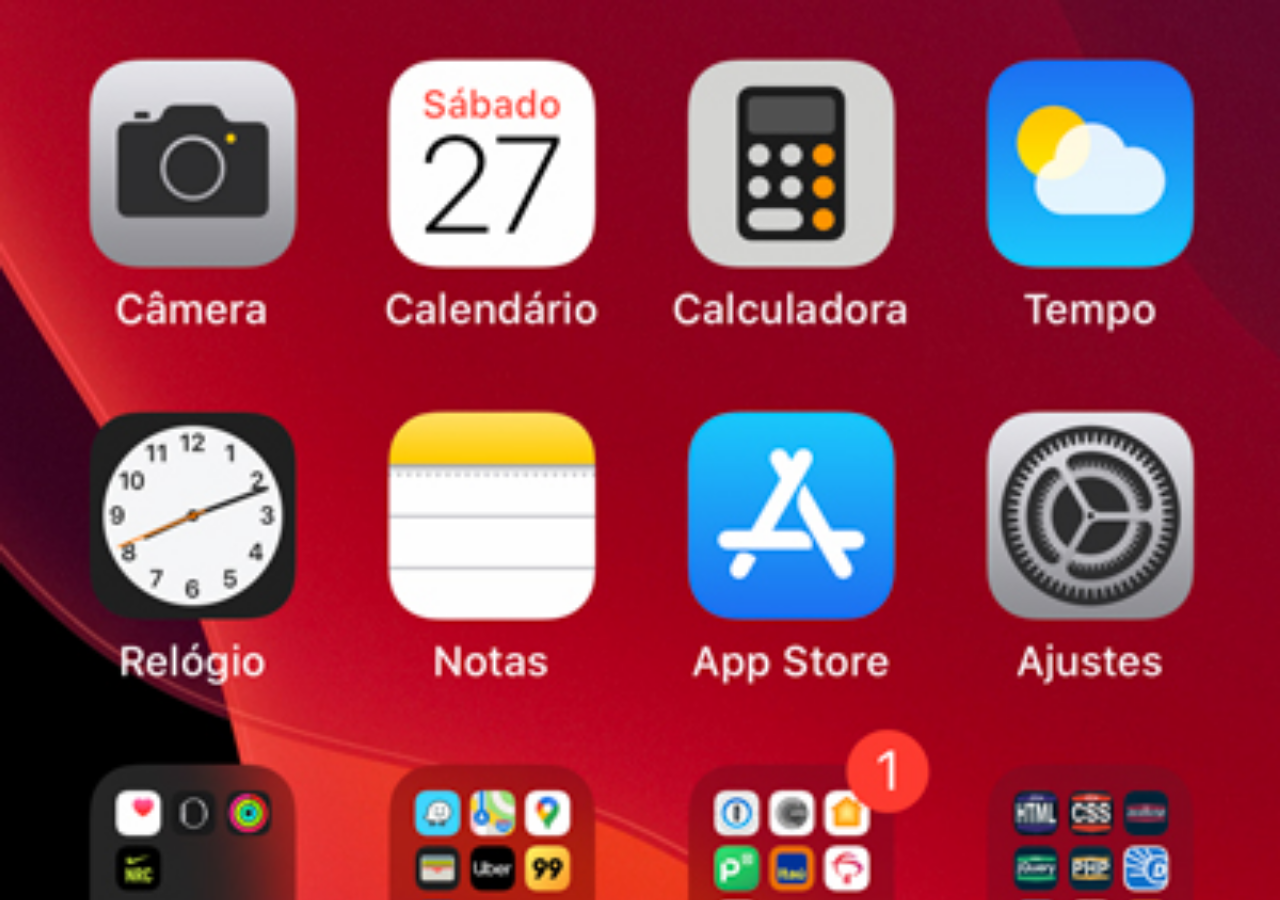
<file: Desafios/projeto-social/home.html>
<!DOCTYPE html>
<html lang="pt-br">
<head>
  <meta charset="UTF-8">
  <meta name="viewport" content="width=device-width, initial-scale=1.0">
  <title>Home</title>
</head>
<style>
  *{
    margin: 0px;
    padding: 0px;
  }

  body{
    height: 100vh;
    width: 100vw;
    background: black url('imagens/tela-home.jpg') no-repeat top center;
    background-size: cover;
  }
</style>
<body>
  
</body>
</html>
</file>
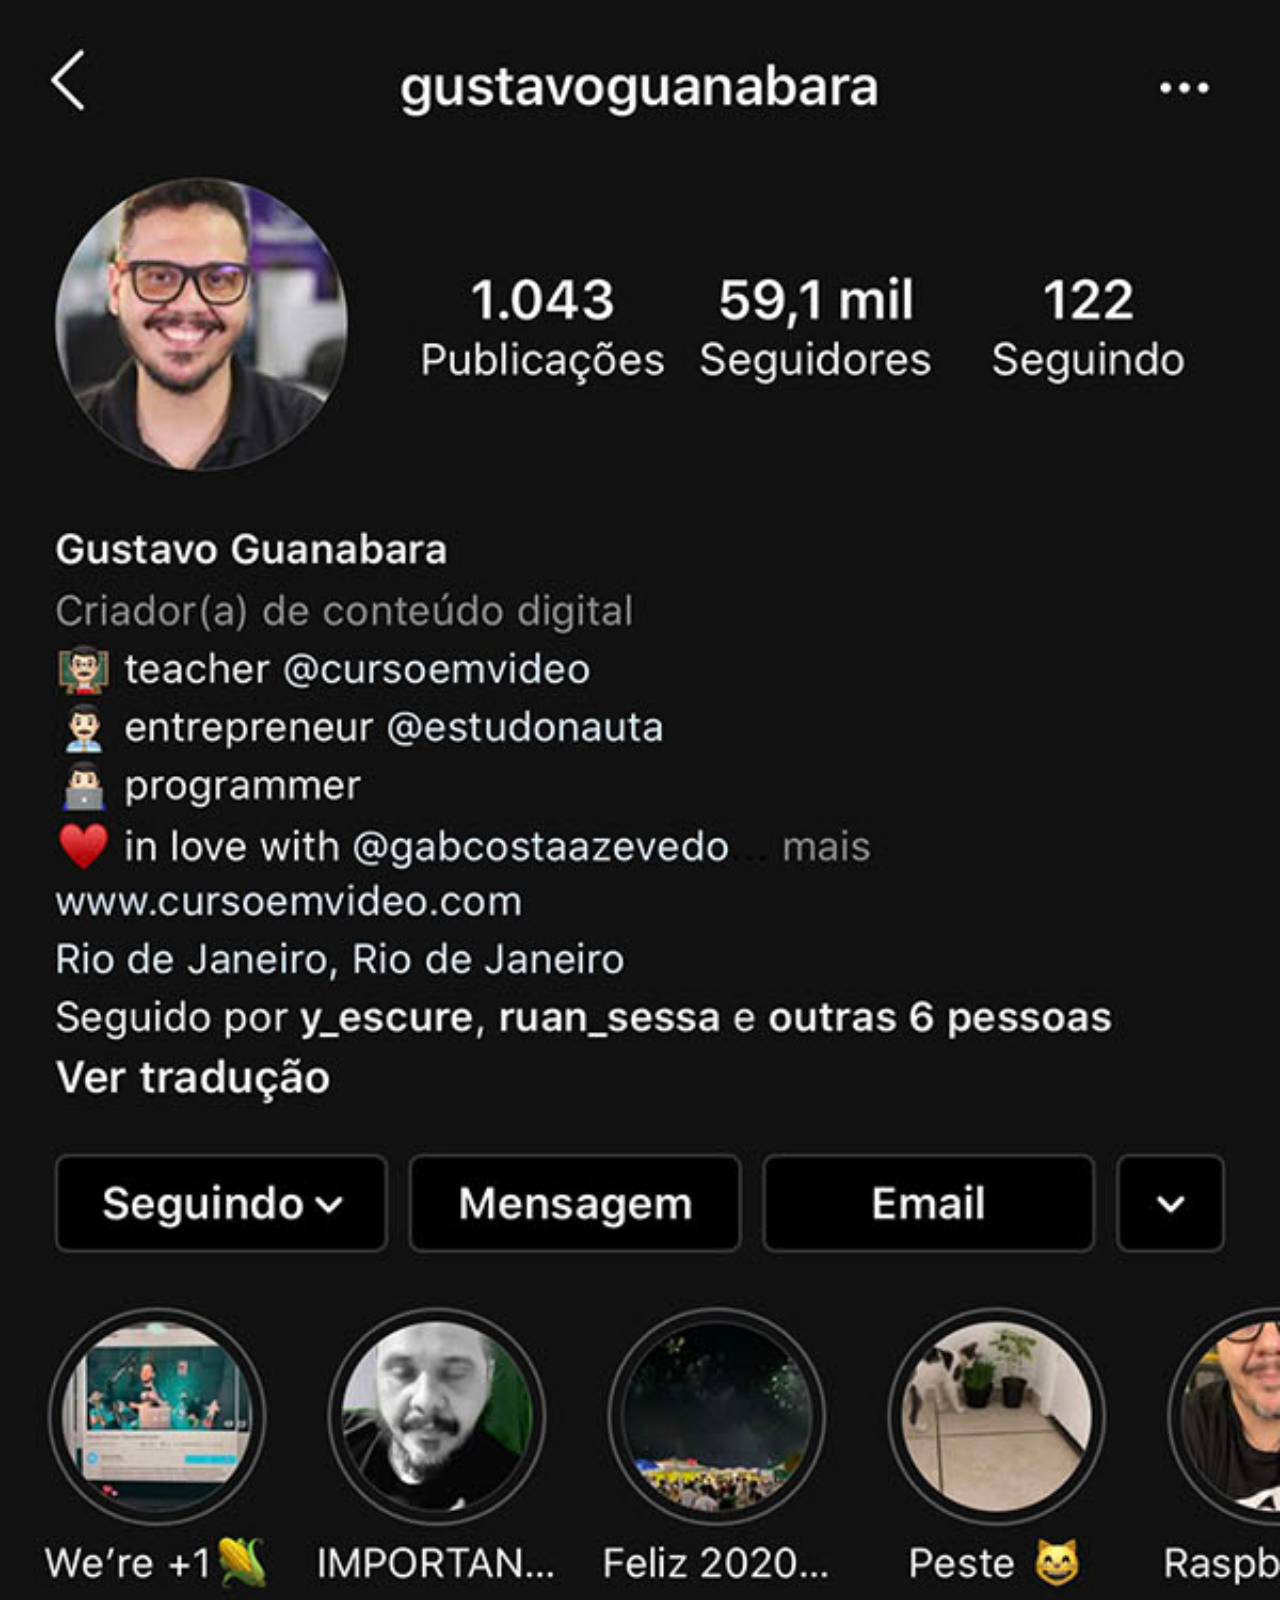
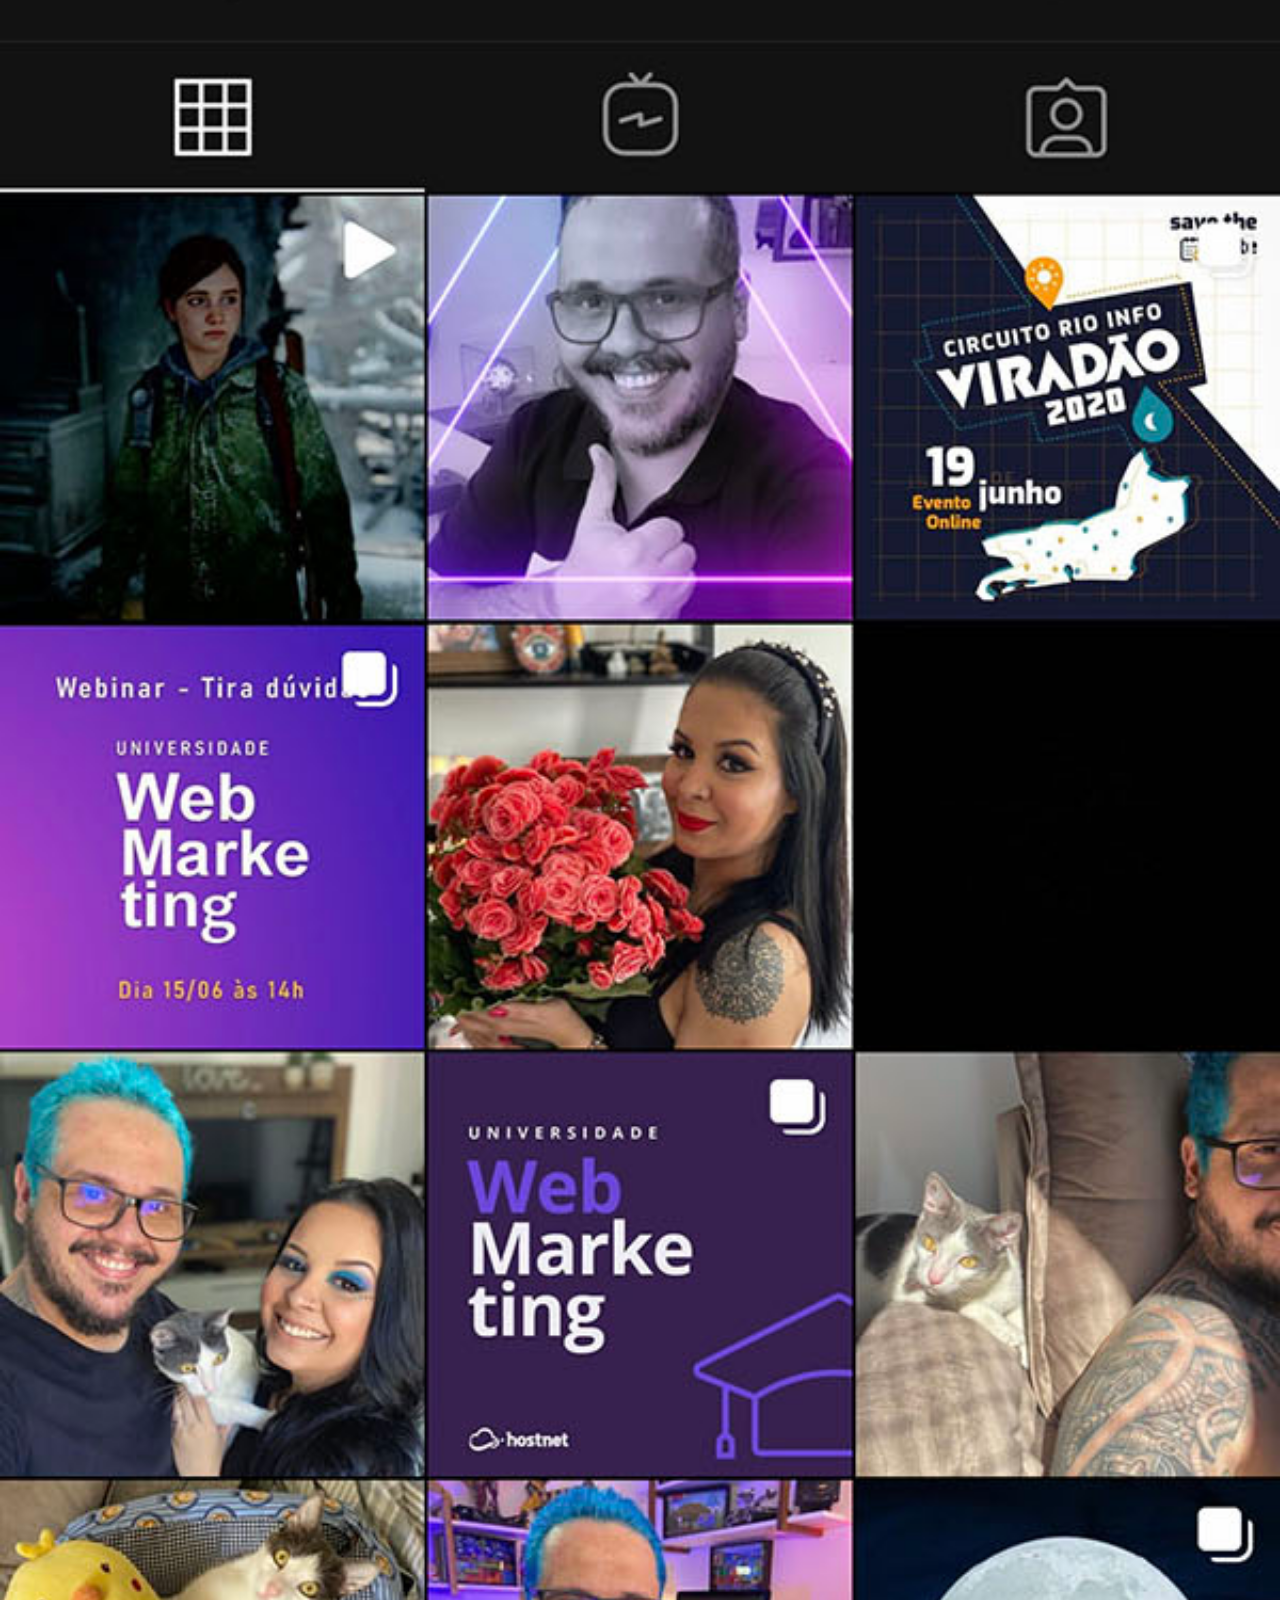
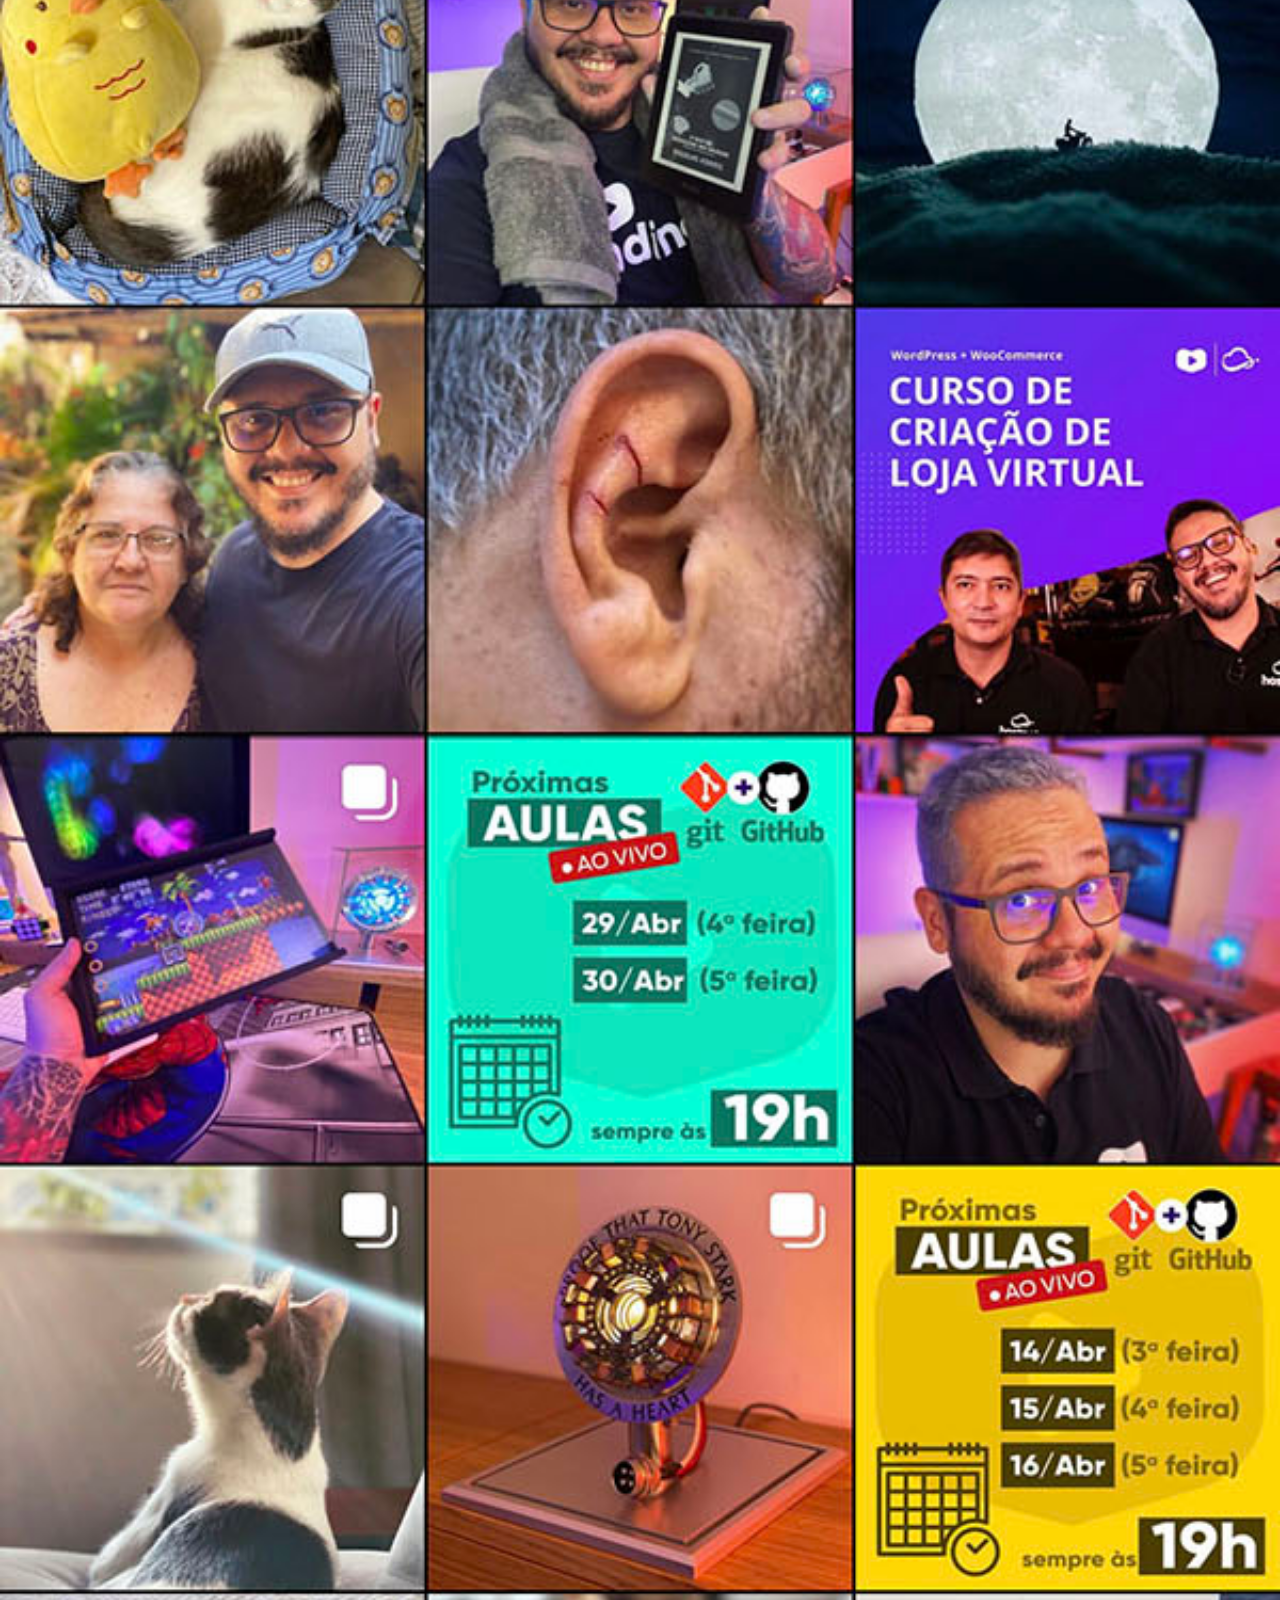
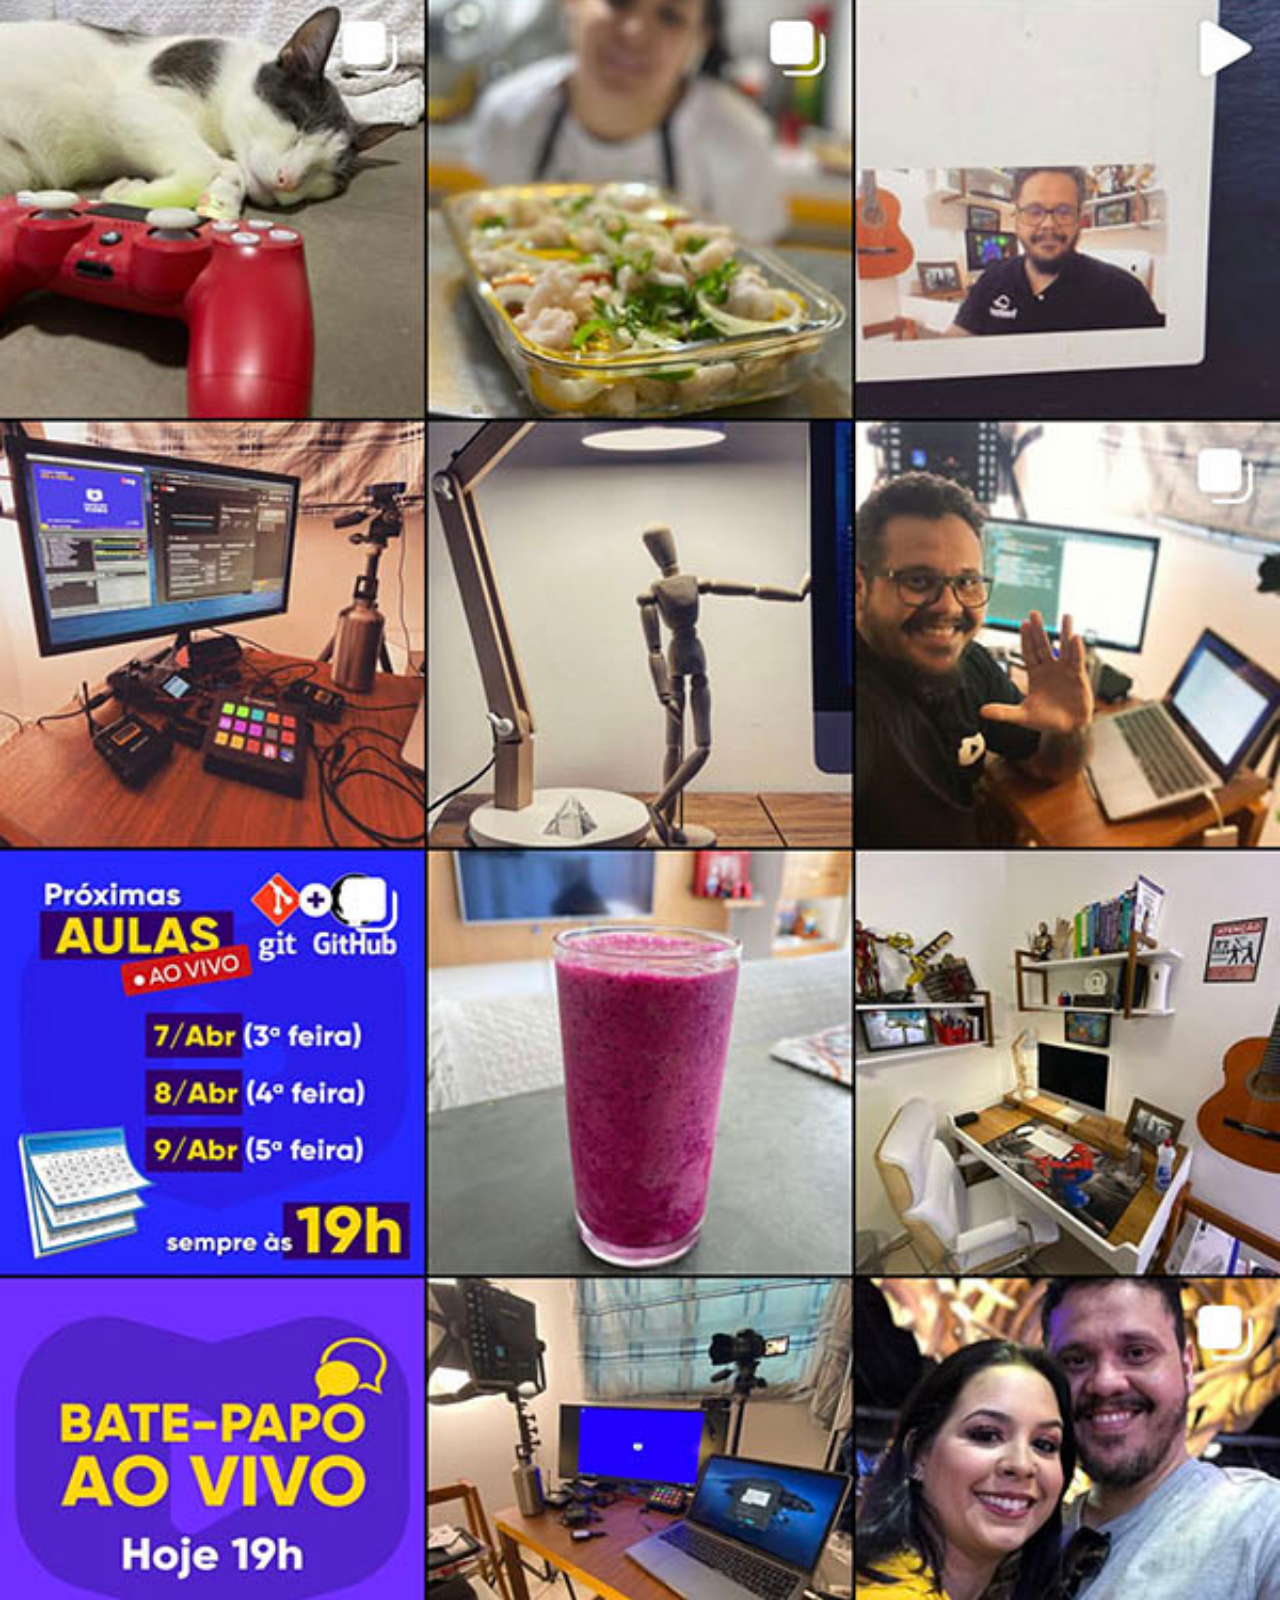
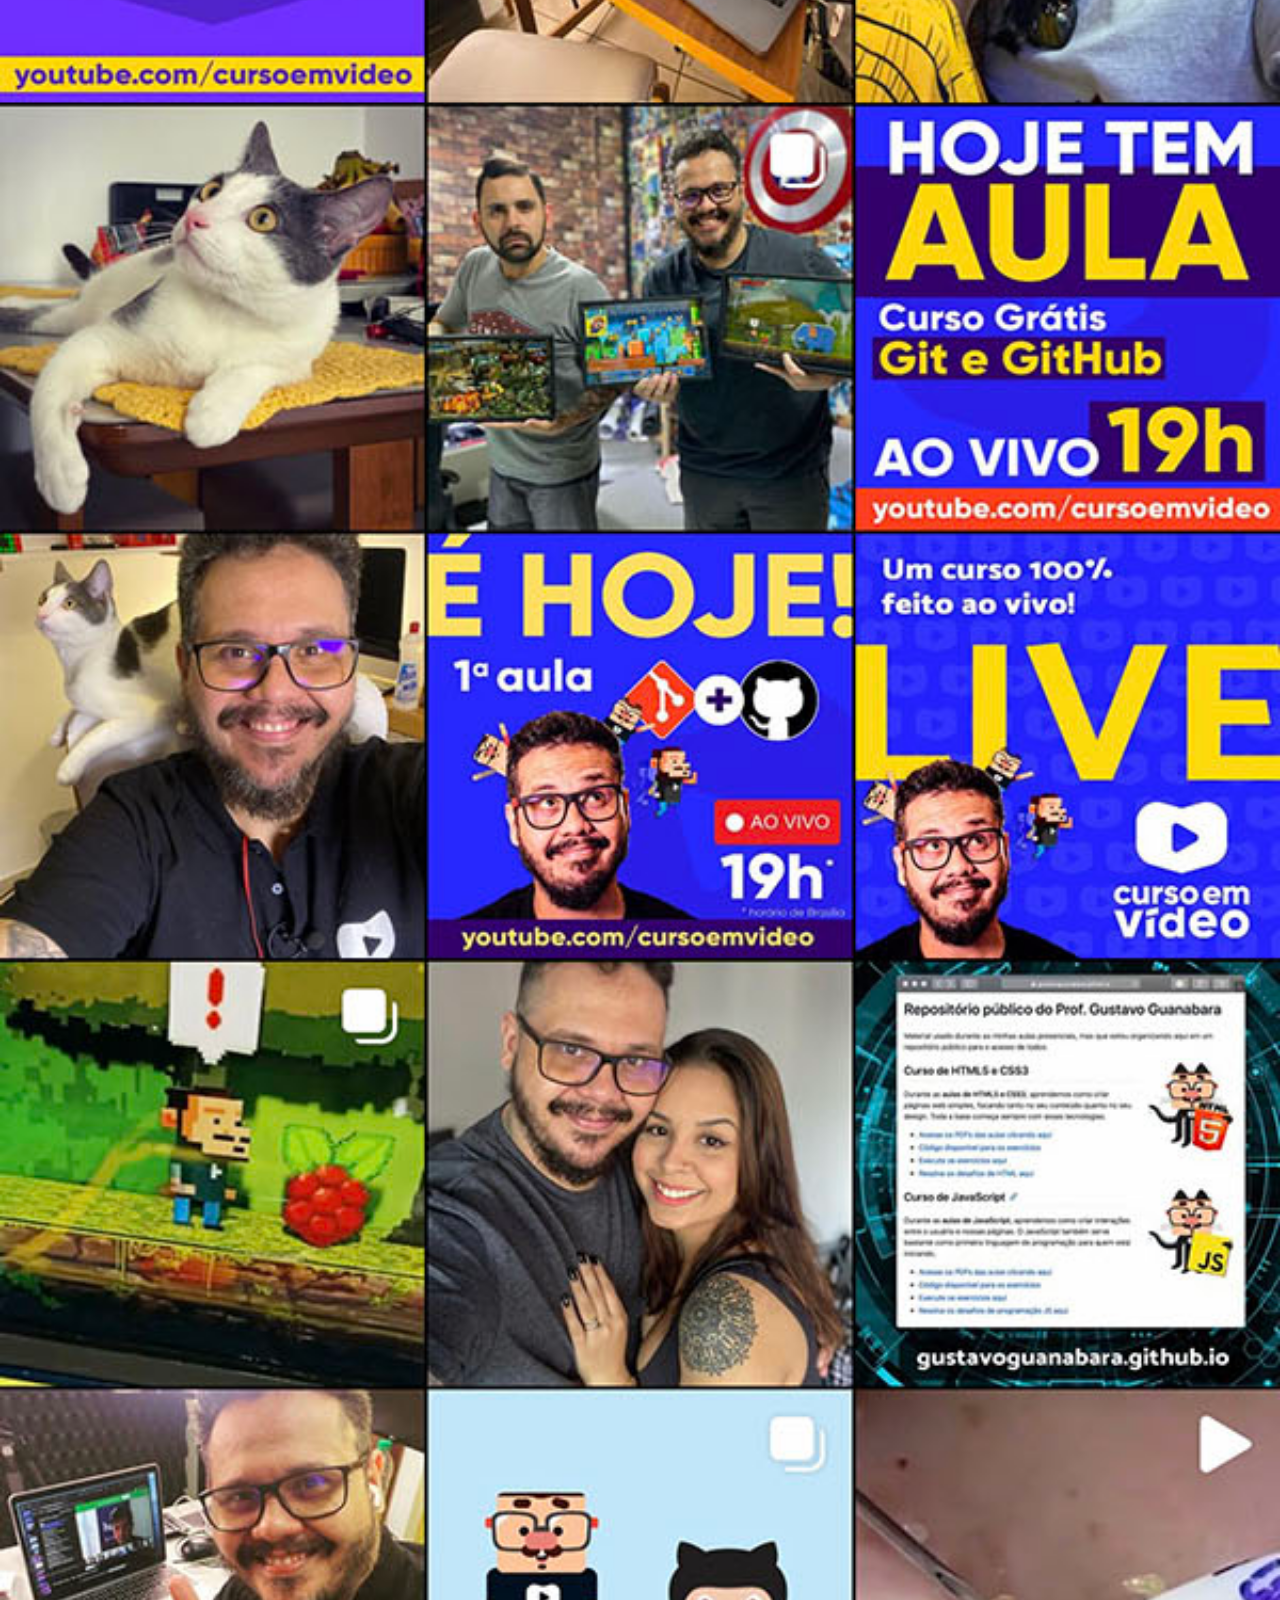
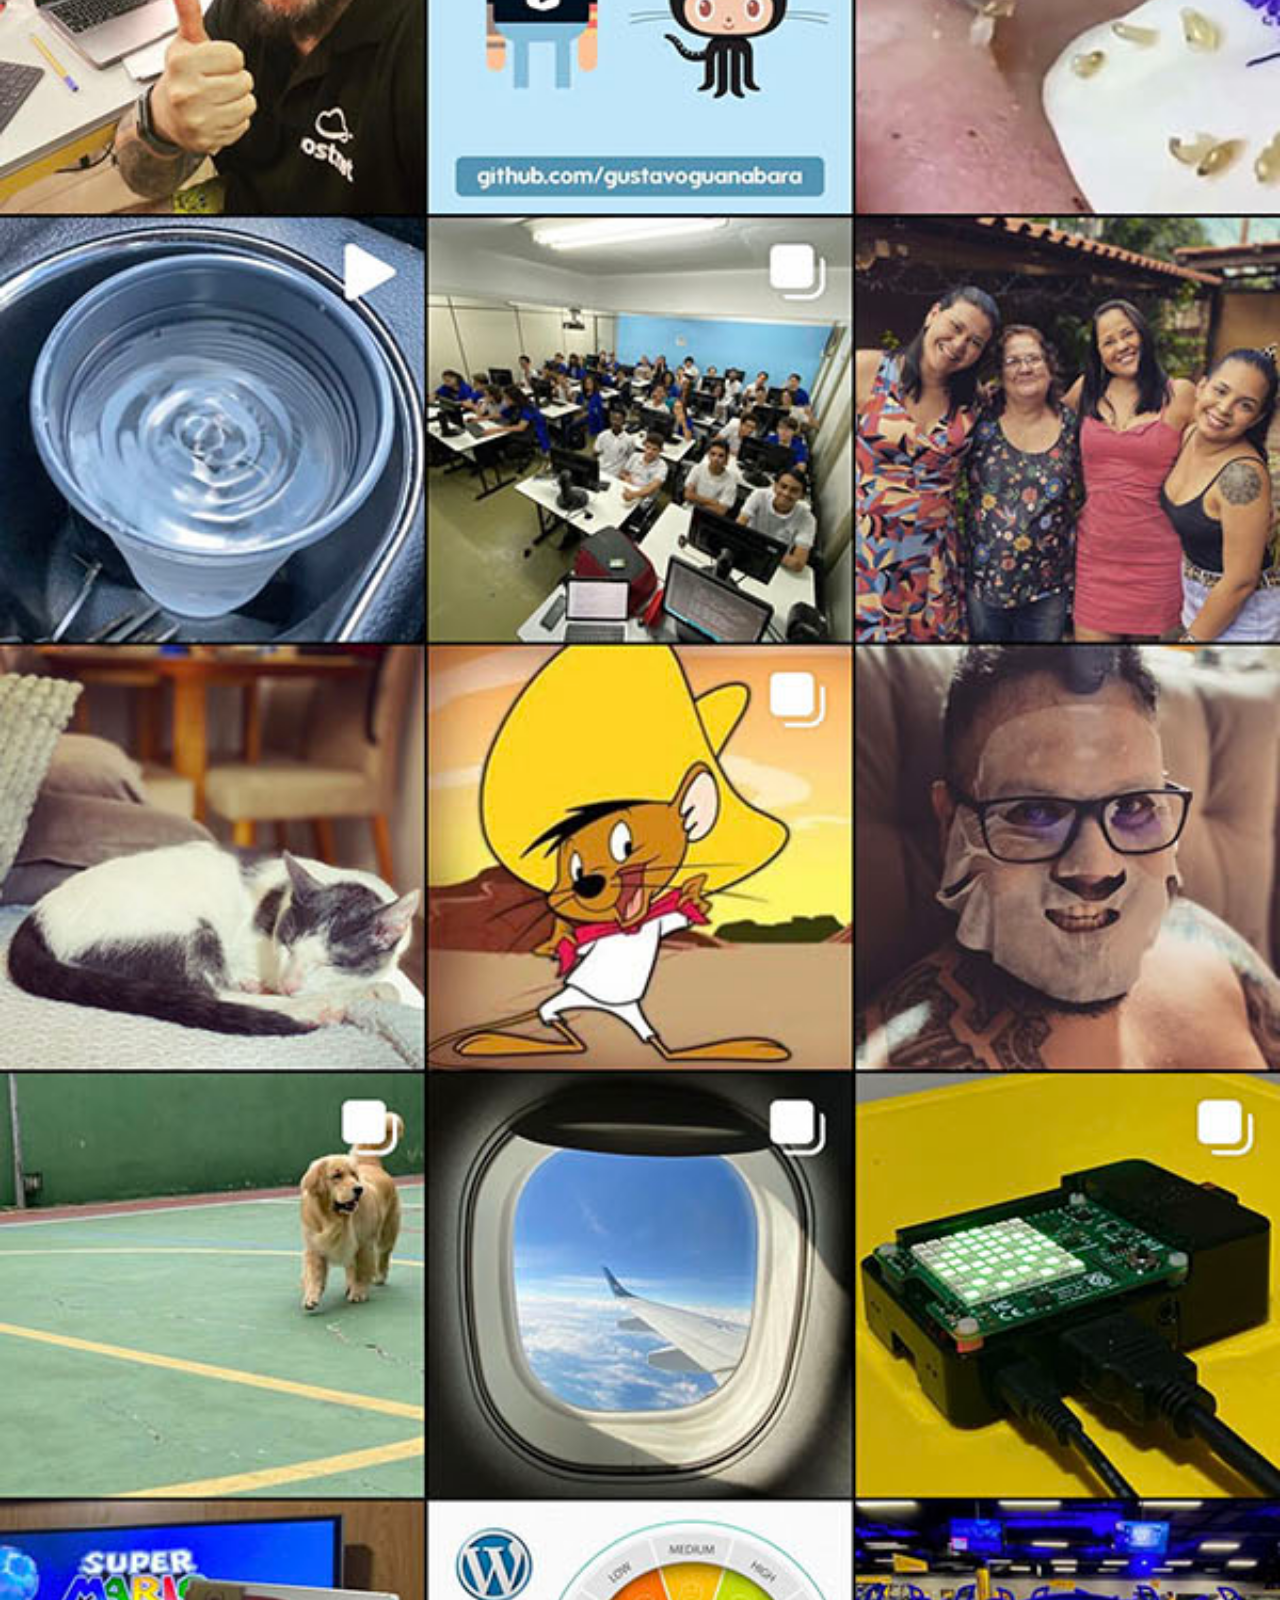
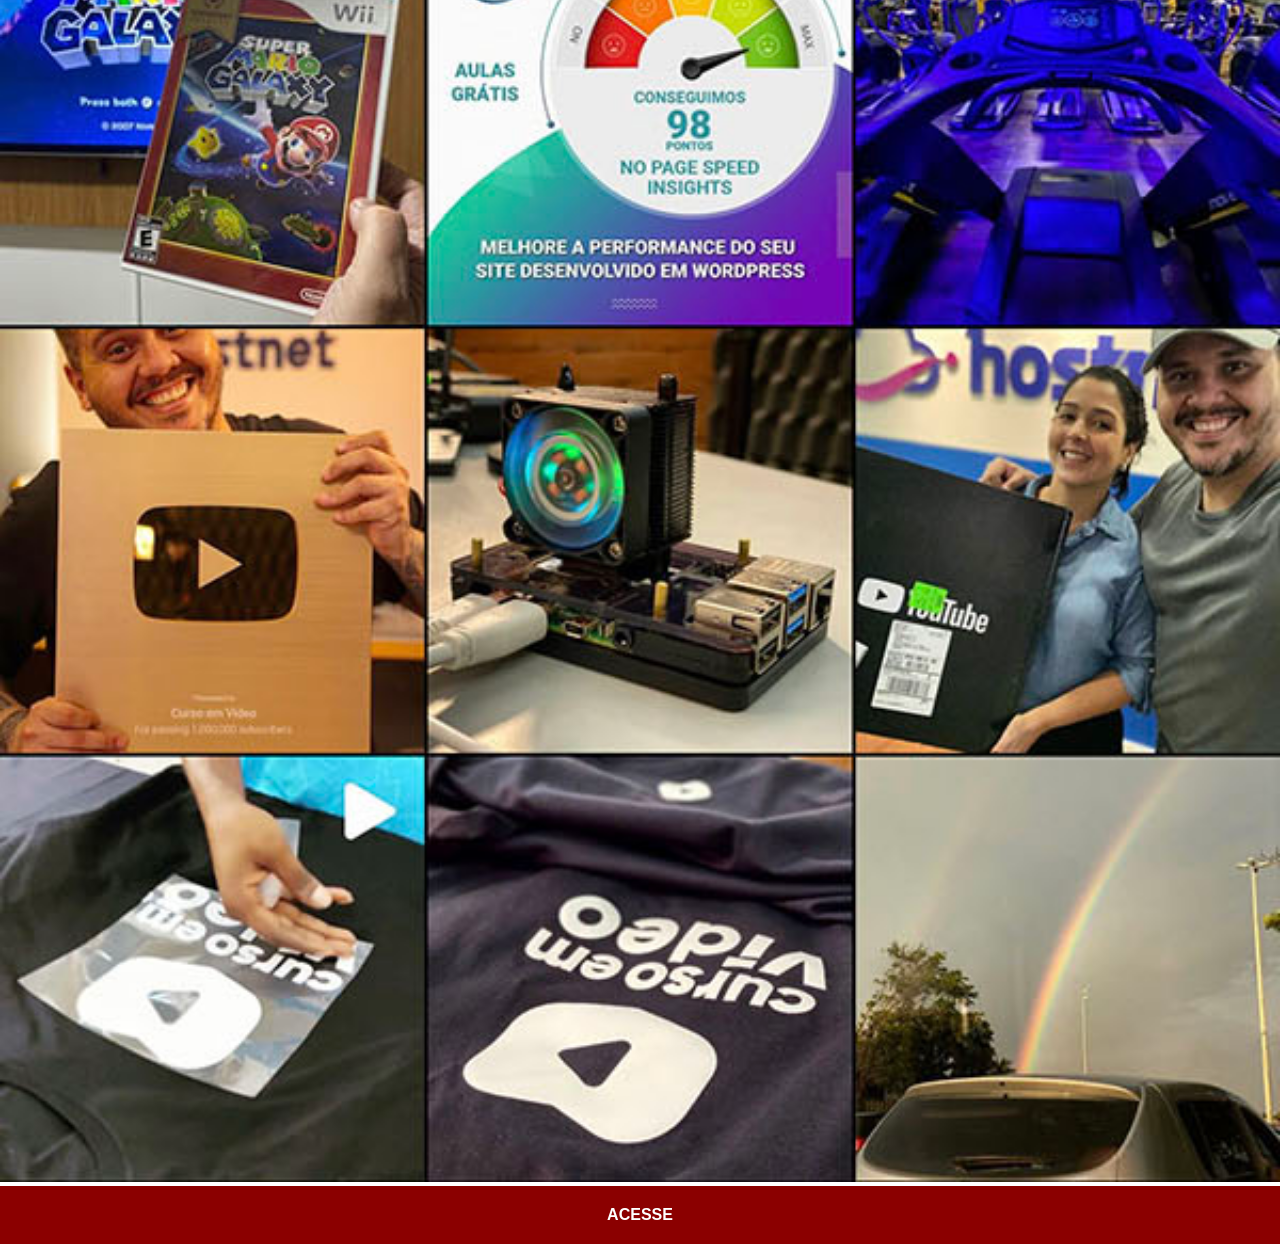
<file: Desafios/projeto-social/instagram.html>
<!DOCTYPE html>
<html lang="pt-br">
<head>
  <meta charset="UTF-8">
  <meta name="viewport" content="width=device-width, initial-scale=1.0">
  <title>Instagram</title>
  <link rel="stylesheet" href="estilos/social.css">
</head>
<body>
  <img src="imagens/tela-instagram.jpg" alt="">
  <a href="https://www.instagram.com/gustavoguanabara" target="_blank">ACESSE</a>
</body>
</html>
</file>
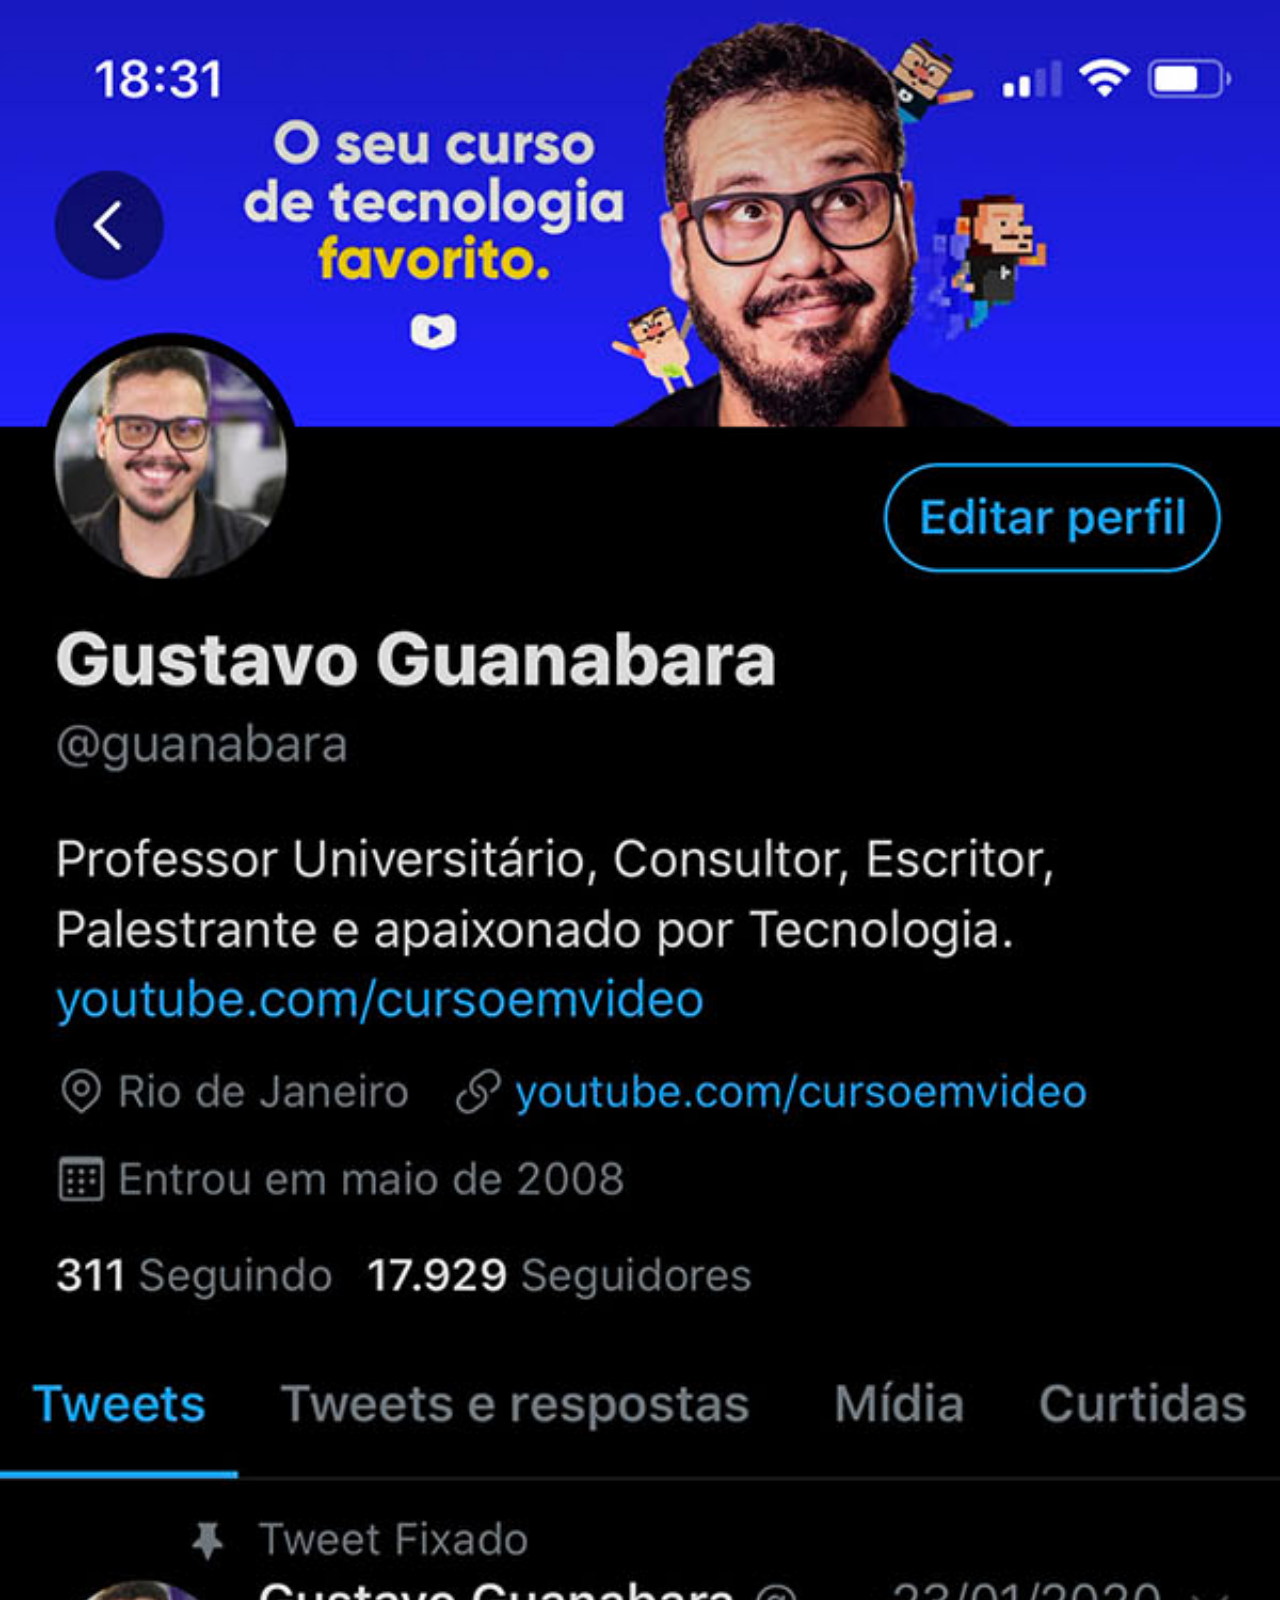
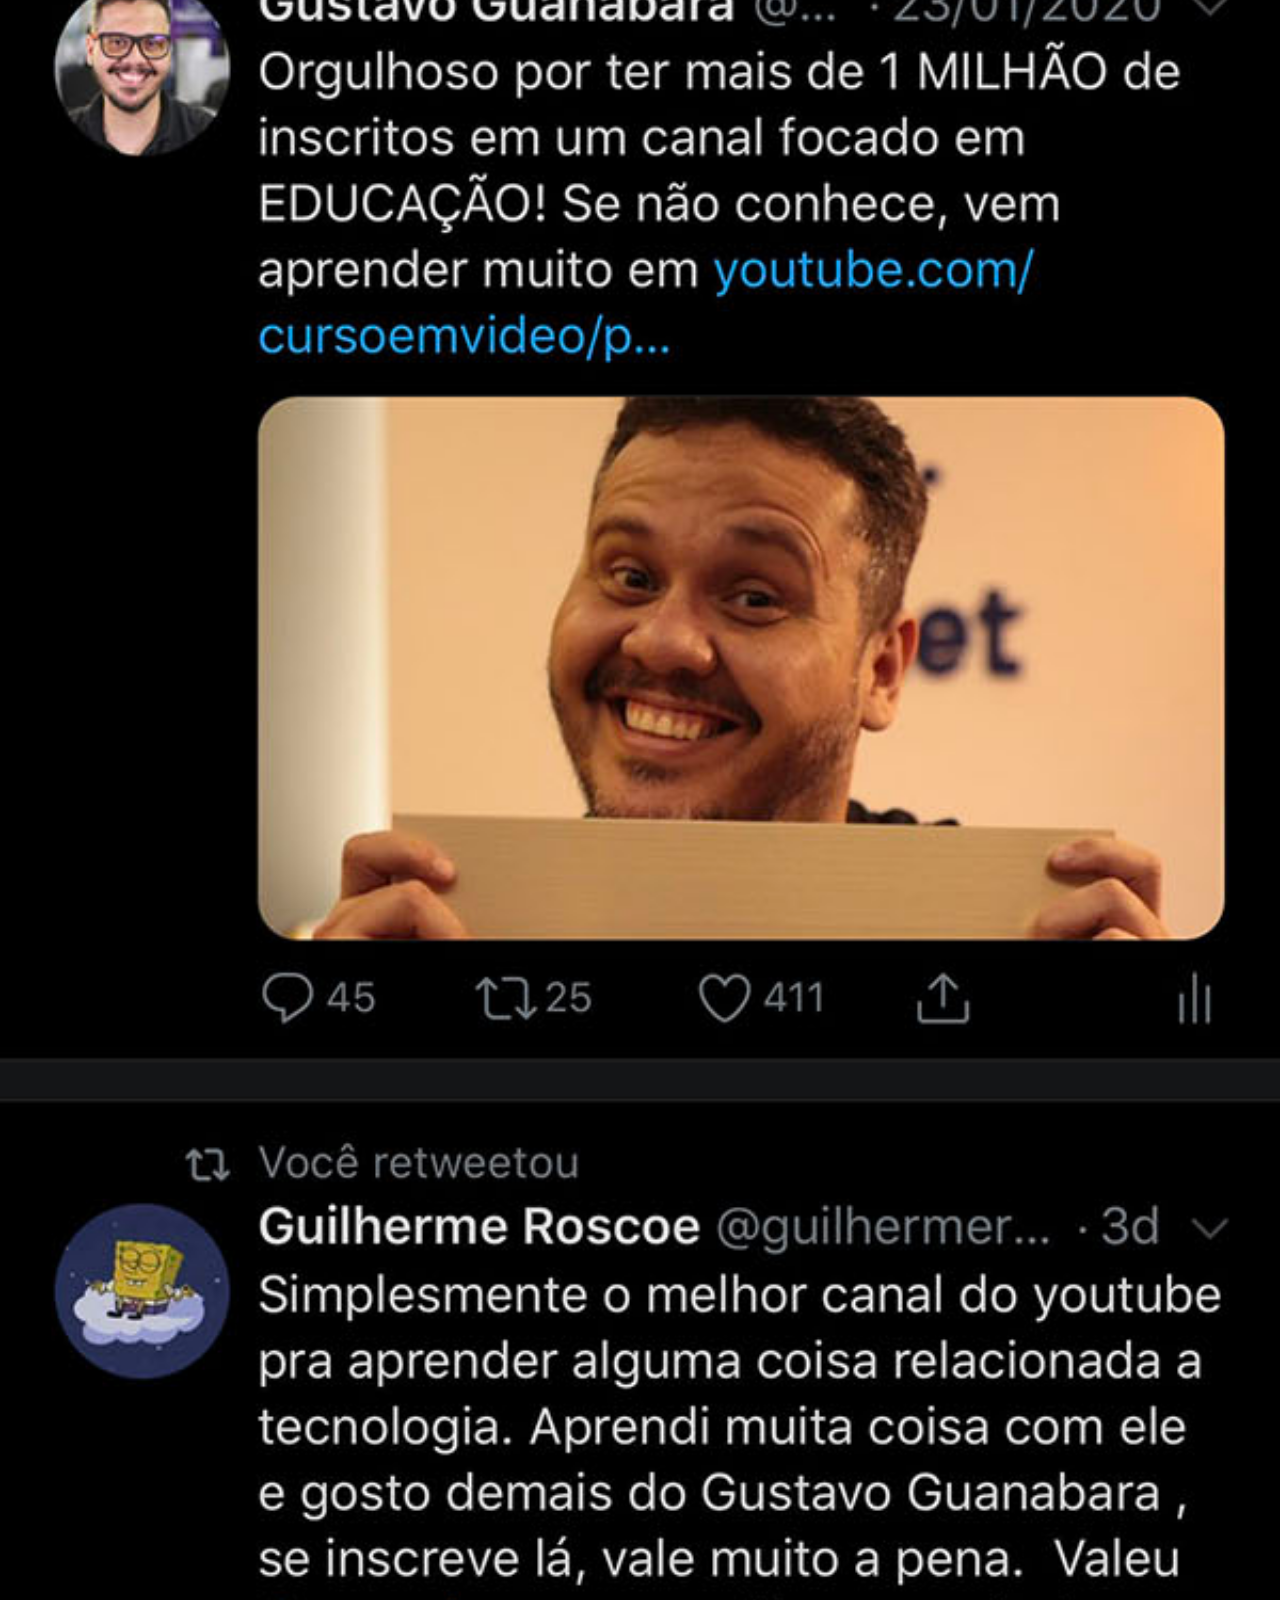
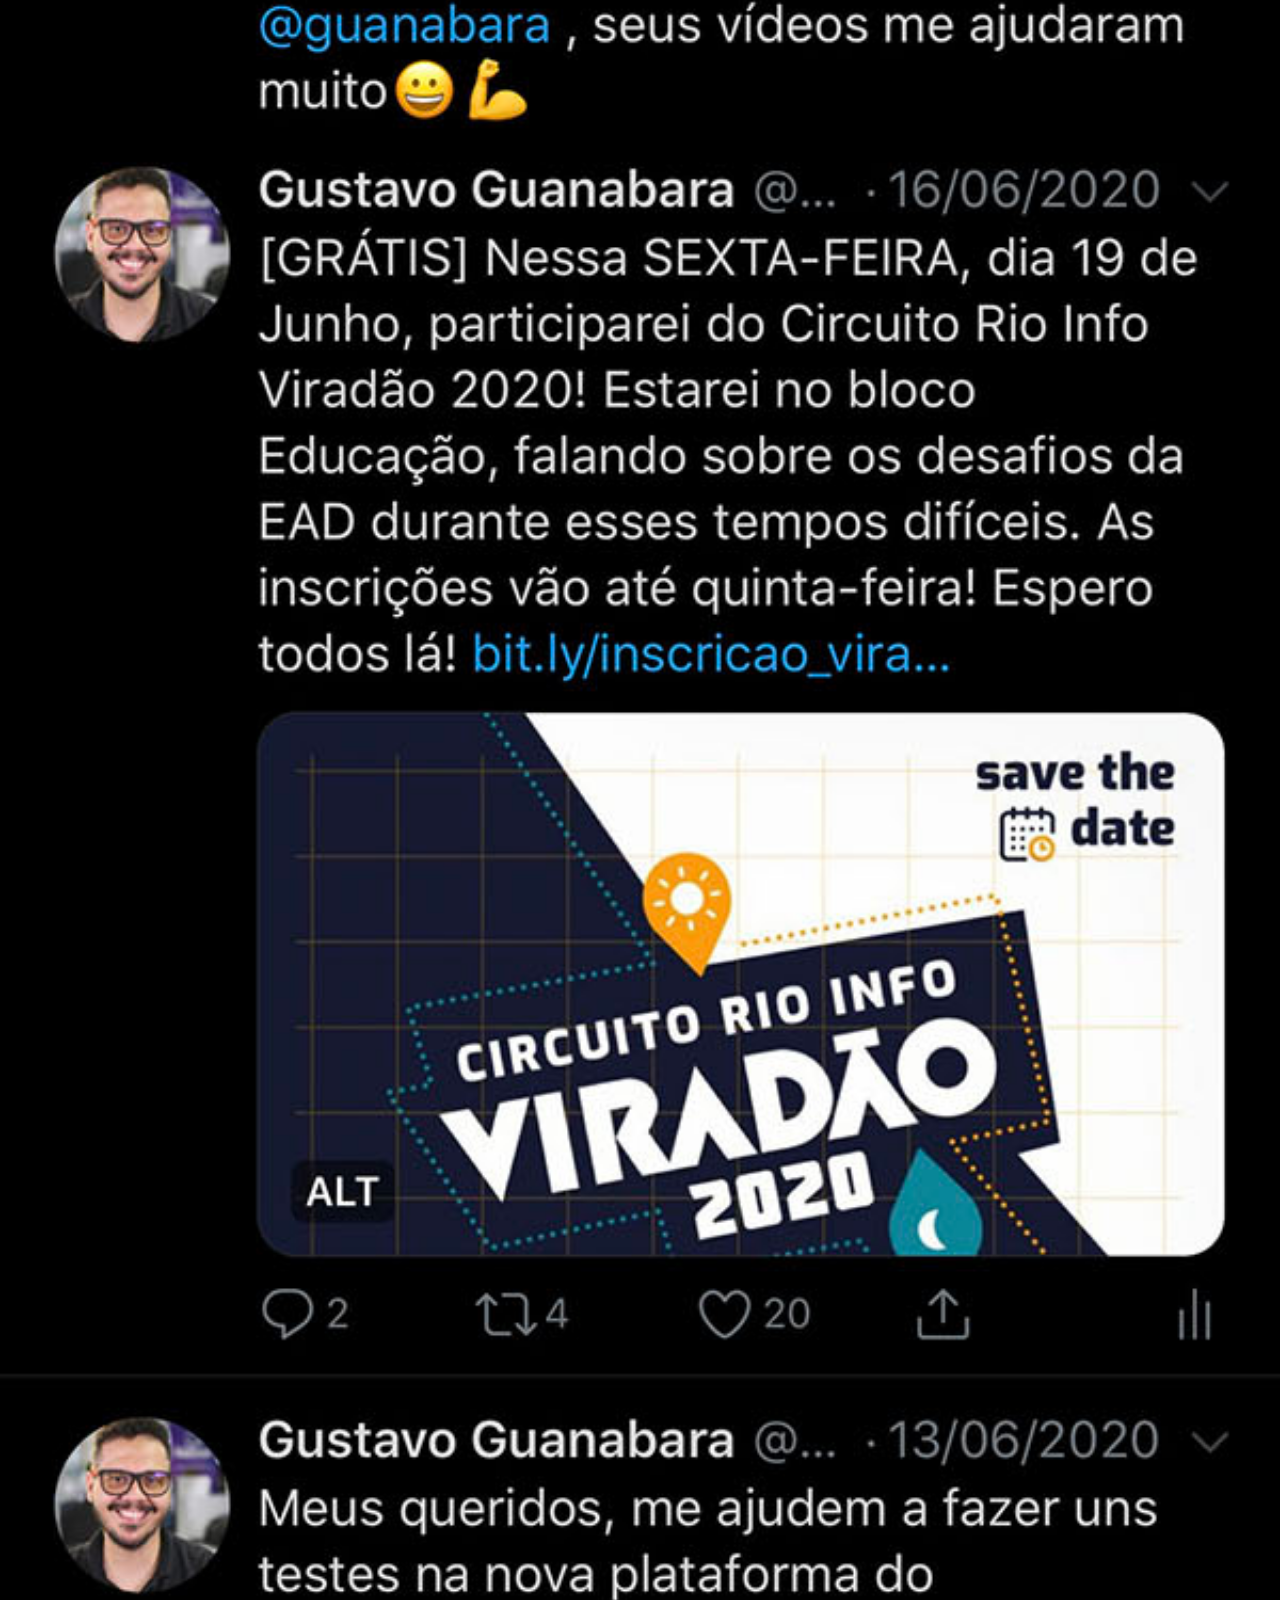
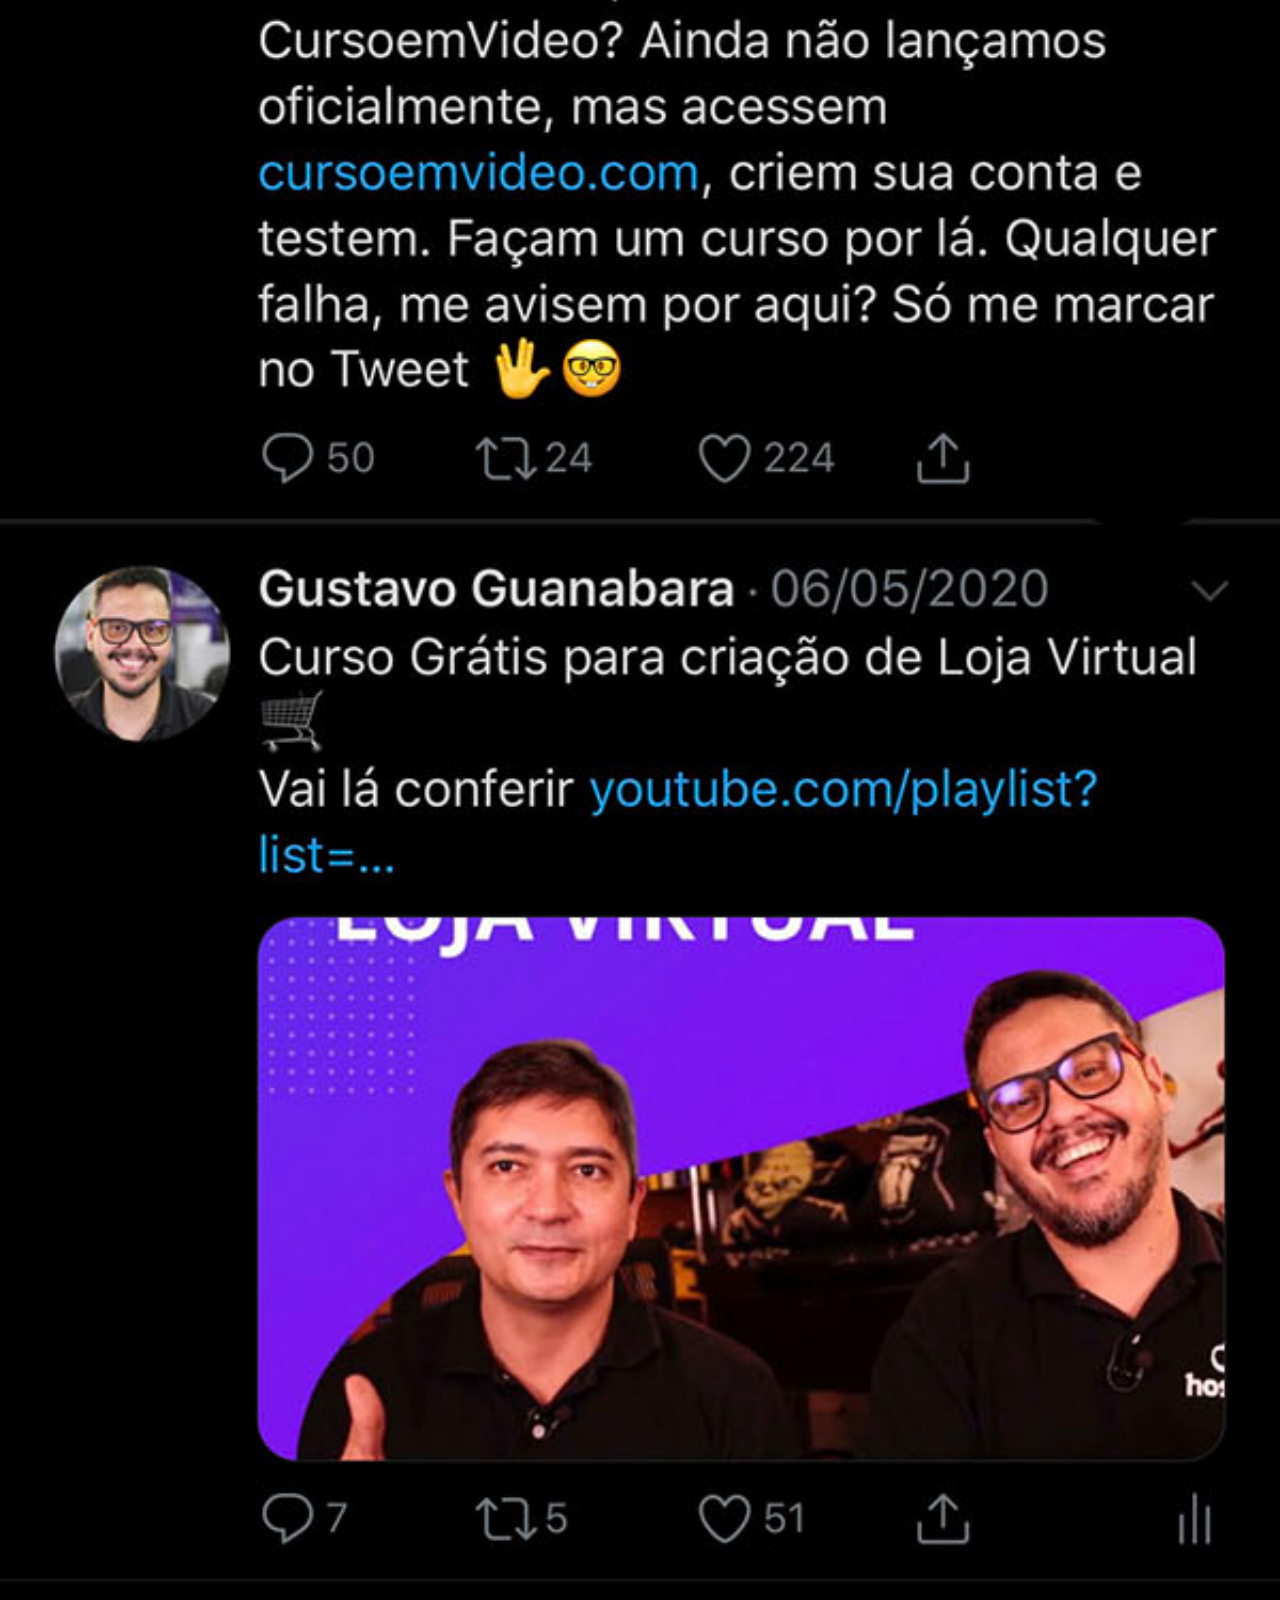
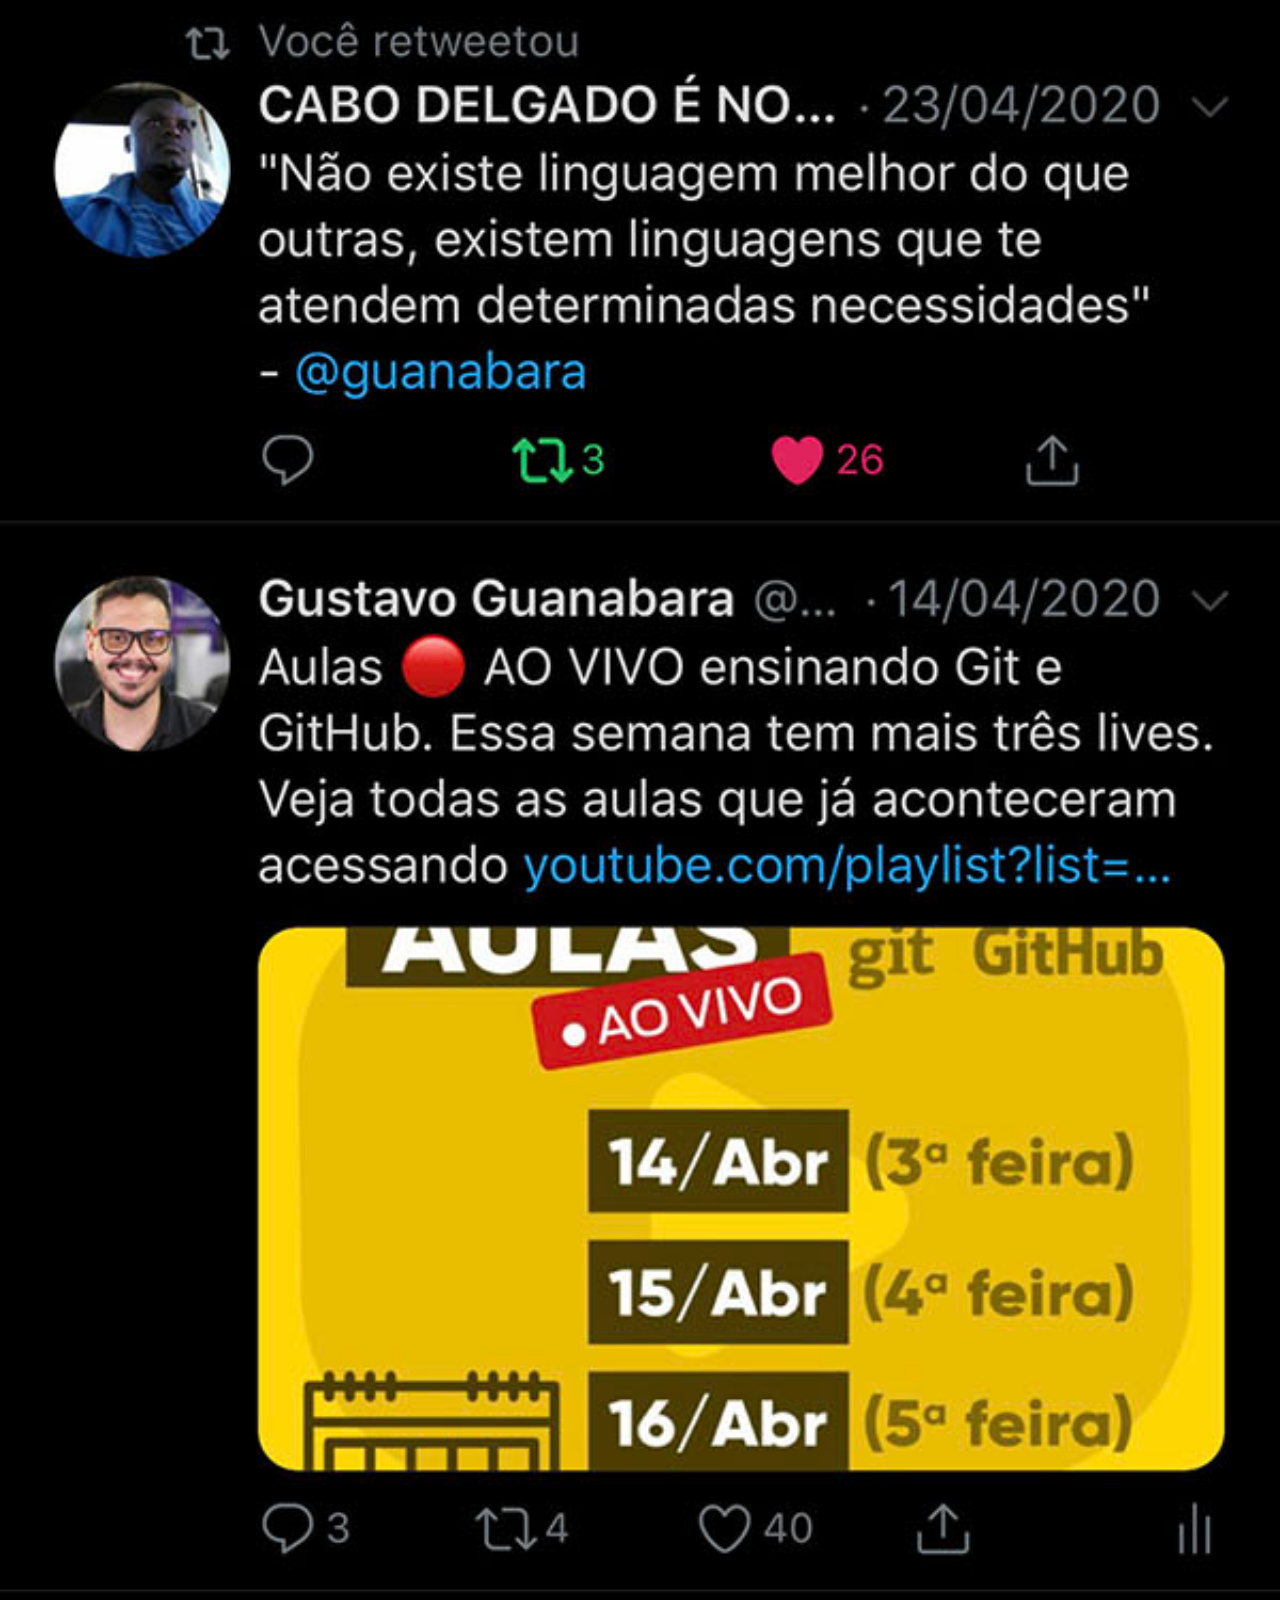
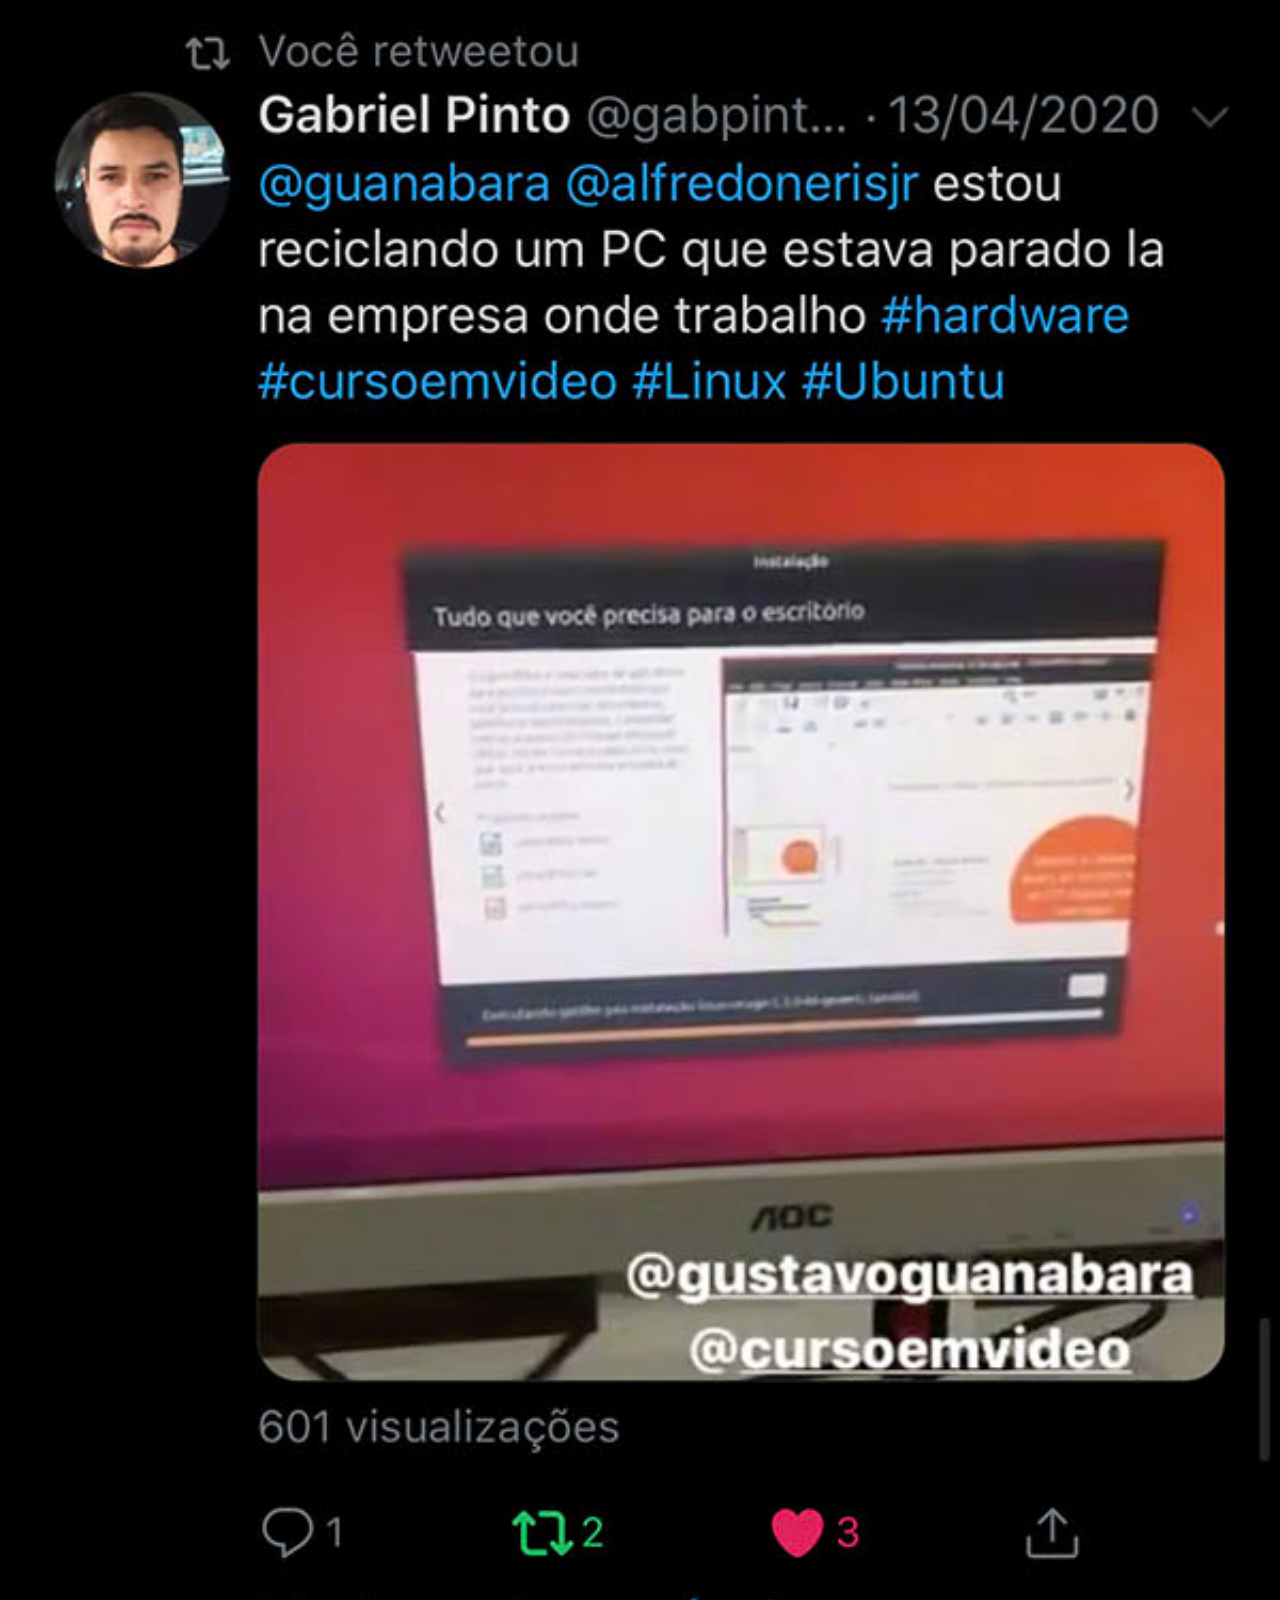
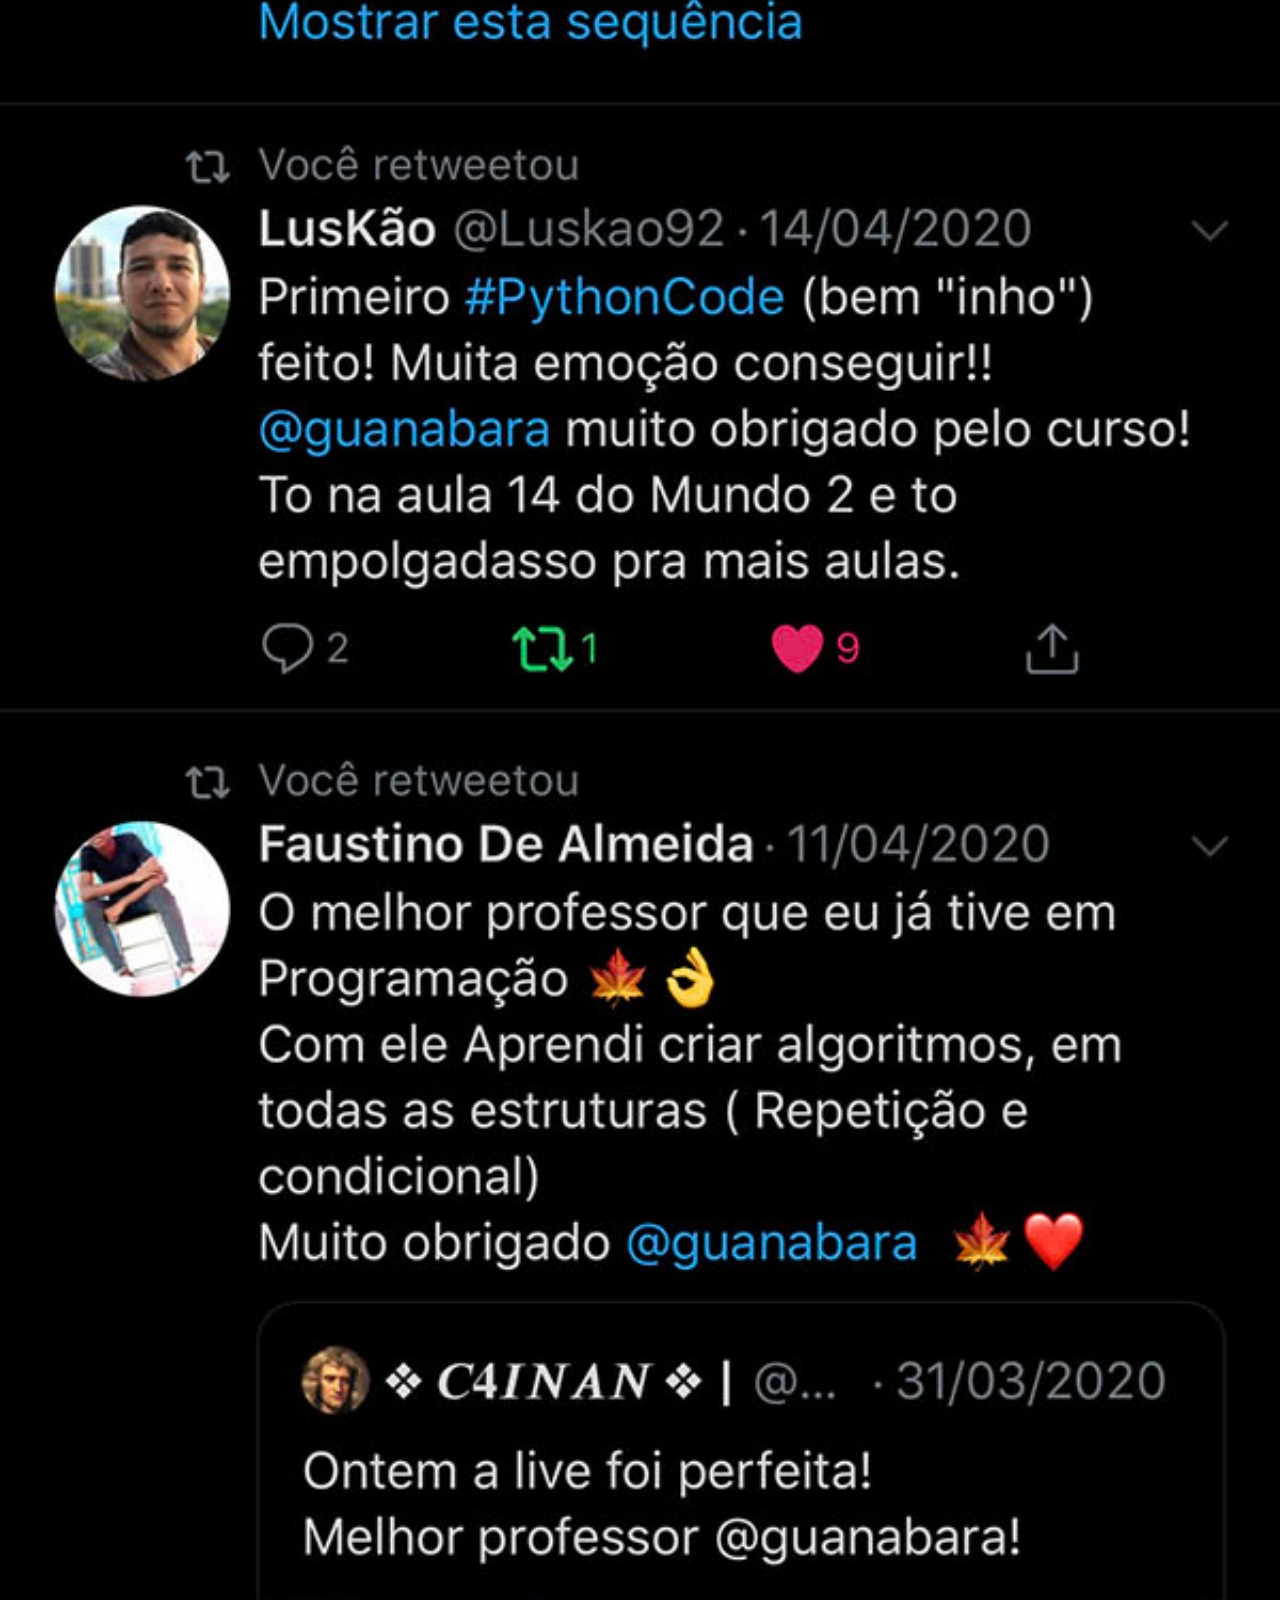
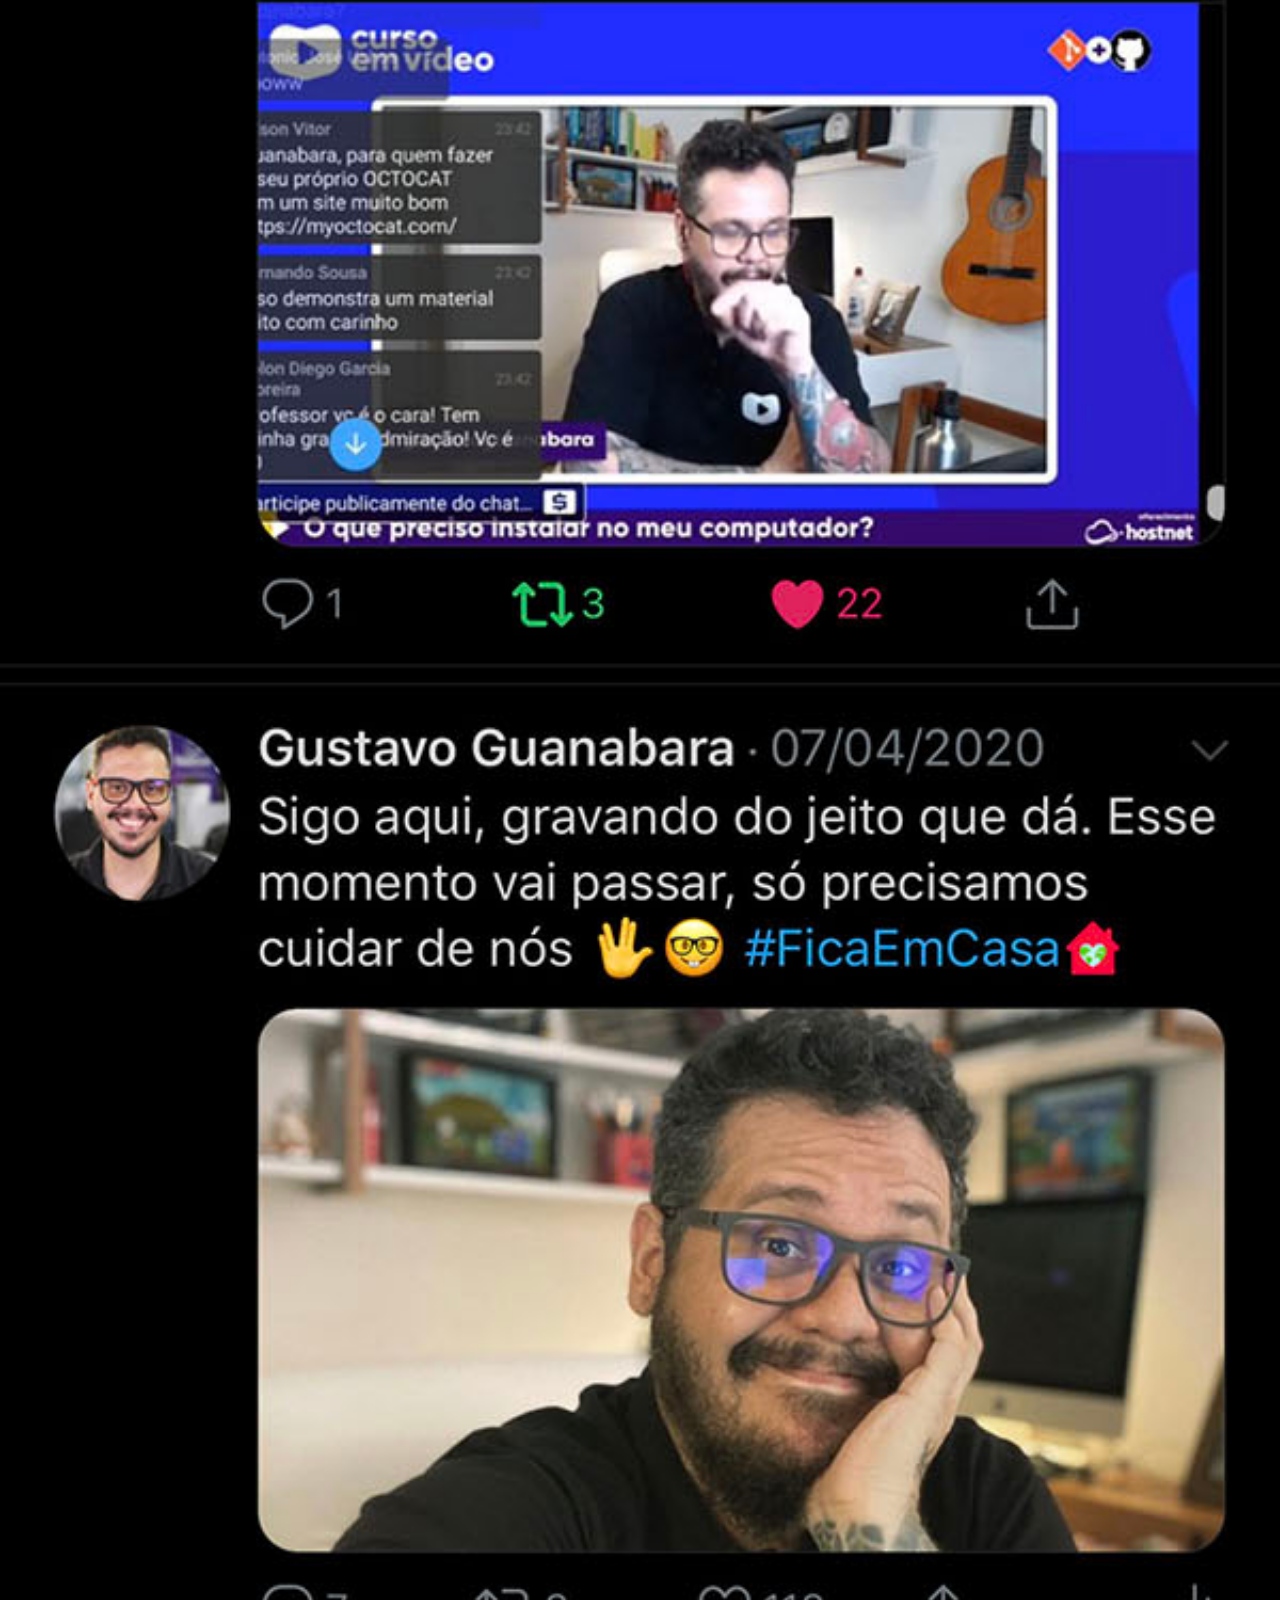
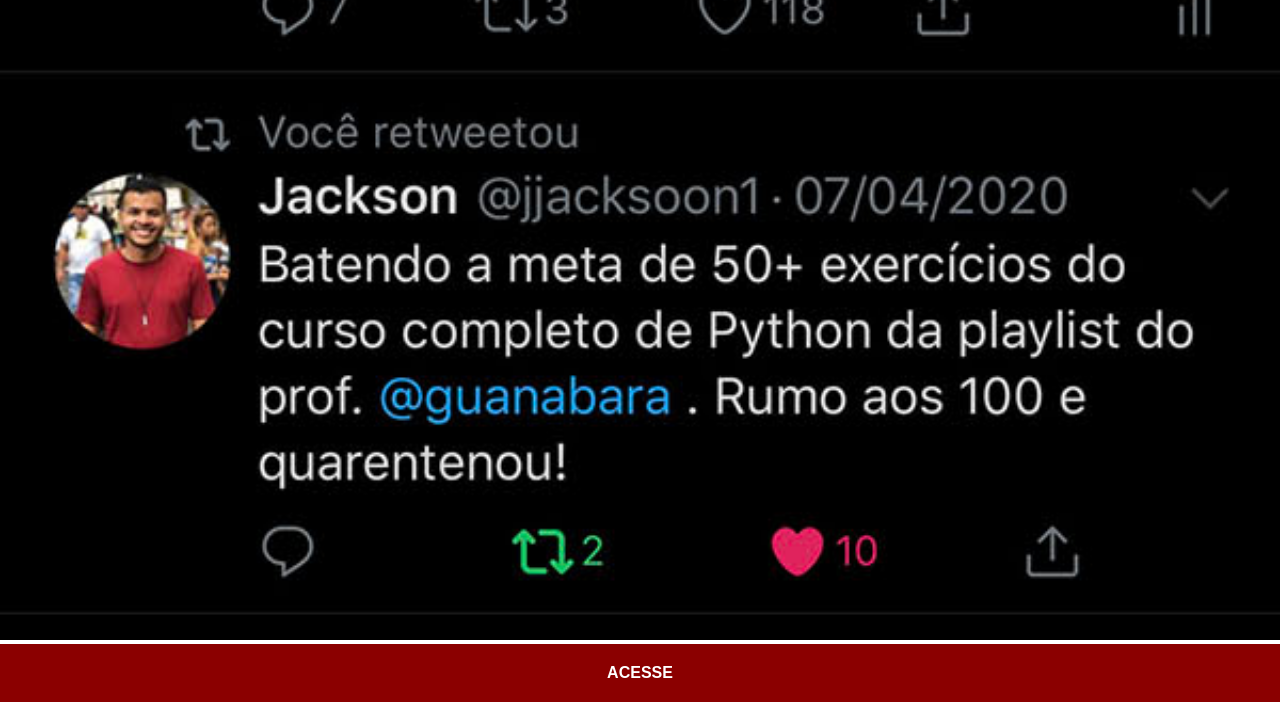
<file: Desafios/projeto-social/twitter.html>
<!DOCTYPE html>
<html lang="pt-br">
<head>
  <meta charset="UTF-8">
  <meta name="viewport" content="width=device-width, initial-scale=1.0">
  <title>Twitter</title>
  <link rel="stylesheet" href="estilos/social.css">
</head>
<body>
  <img src="imagens/tela-twitter.jpg" alt="">
  <a href="https://x.com/guanabara" target="_blank">ACESSE</a>
</body>
</html>
</file>
<file: Desafios/d15/estilos/style.css>
@charset "UTF-8";

/* Paleta de Cores
Azul: #0280A0
Laranja: #D6934F
*/

*{
  font-family: -apple-system, BlinkMacSystemFont, 'Segoe UI', Roboto, Oxygen, Ubuntu, Cantarell, 'Open Sans', 'Helvetica Neue', sans-serif;
  padding: 0px;
  margin: 0px;
  box-sizing: border-box;
}

body, html{
  background-color: #D6934F;
  height: 100vh;
  width: 100vw;
}

main{
  position: relative;
  height: 100vh;
  width: 100vw;
}

#login{
  position: absolute;
  top: 50%;
  left: 50%;
  overflow: hidden;

  background-color: white;
  width: 250px;
  height: 530px;
  border-radius: 20px;
  box-shadow: 0px 0px 10px rgba(0, 0, 0, 0.45);

  transform: translate(-50%, -50%);
  transition: width 0.3s, height 0.3s;
  transition-timing-function: ease;
}

#login > #imagem{
  display: block;
  background: #D6934F url(../imagens/img-principal.jpg) no-repeat;
  height: 200px;
  background-size: cover;
  background-position: left top;
}

#login > #formulario{
  display: block;
  padding: 10px;
}

#formulario > h1{
  text-align: center;
  margin-bottom: 10px
}

#formulario > p{
  font-size: 0.9em;
}

.label-form{
  display: none;
}

.campo{
  background-color: #D6934F;
  display: block;
  width: 100%;
  height: 40px;
  border: 2px solid #D6934F;
  border-radius: 8px;
  margin: 5px 0px;
}
.campo > span{
  color: white;
  /*background-color: black;*/
  font-size: 2em;
  width: 40px;
  padding: 5px;
}

.campo > input{
  background-color: #02bbea;
  font-size: 1em;
  width: calc(100% - 44.5px);
  height: 100% ;
  padding: 4px;
  border: 0px;
  border-radius: 8px;
  transform: translateY(-12.5px) ;
}

.campo > input:focus-within{
  background-color: white;
}

#botao-enviar{
  display: block;
  font-size: 1em;
  width: 100%;
  height: 40px;
  background-color: #0280A0;
  color: white;
  border: none;
  border-radius:5px;
  cursor: pointer;
}

#botao-enviar:hover{
  background-color: #015165;
}

.botao{
  display: block;
  width: 100%;
  height: 40px;
  padding-top: 5px;
  margin-top: 5px;
  font-size: 1em;
  text-align: center;
  text-decoration: none;
  text-shadow: 1px 1px 2px rgba(0, 0, 0, 0.162);
  background-color: white;
  color: #02a8d1;
  border: 1px solid #02a8d1;
  border-radius: 5px;
  cursor: pointer;
}

.botao:hover{
  background-color: #02a8d1;
  color: white;
}

.botao > span{
  font-size: 0.8em
}
</file>
<file: Desafios/d15/estilos/media-query.css>
@charset "UTF-8";

@media screen and (min-width: 768px) and (max-width: 992px){
  body{
    background-image: linear-gradient(to top, #D6934F, #0280A0);
  }

  #login{
    width: 80vw;
    height: 300px;
  }

  #login > #imagem{
    float: left;
    width: 30%;
    height: 100%;
  }

  #login > #formulario{
    float: right;
    width: 70%;
  }

    #formulario > p{
  font-size: 1em;
}
}

@media screen and (min-width: 992px) {
  body{
    background-image: linear-gradient(to top, #D6934F, #0280A0);
  }
  
  #login{
    width: 950px;
    height: 350px;
  }

  #login > #imagem{
    float: right;
    width: 50%;
    height: 100%;
  }

  #login > #formulario{
    float: left;
    width: 50%;
  }

  #formulario > h1{
    font-size: 2em;
  }

  #formulario > p{
  font-size: 1em;
  margin: 10px 0px;
}
}
</file>
<file: Desafios/projeto-social/estilos/style.css>
@charset "UTF-8";

*{
  margin: 0px;
  padding: 0px;
  font-family: Arial, Helvetica, sans-serif
}

html, body{
  height: 100vh;
  width: 100vw;
}

body{
  background: url(../imagens/fundo-madeira.jpg) no-repeat top center;
  background-size: cover;
  background-attachment: fixed;
}

main{
  position: relative;
  height: 100vh;
}

#telefone{
  position: absolute;
  top: 50%;
  left: 50%;
  transform: translate(-50%, -50%);
  height: 627px;
  width: 311px;
  background: url(../imagens/frame-iphone.png) no-repeat;
}

iframe#tela{
  position: relative;
  top: 80px;
  left: 22px;
  width: 266px;
  height: 470px;
}

section#redes-sociais{
  text-align: right;
}

section#redes-sociais img{
  width: 50px;
  margin: 10px;
  border-radius: 50%;
  box-shadow: 2px 2px 5px rgba(0, 0, 0, 0.406);
  box-sizing: border-box;
}

section#redes-sociais img:hover{
  border: 2px solid rgba(255, 255, 255, 0.604);
  transform: translate(3px 3px);
  box-shadow: 5px 5px 10px rgba(0, 0, 0, 0.604);
  transition: transform .3s;
}
</file>
<file: Desafios/d11/estilo/style.css>
@charset "UTF-8";

@import url('https://fonts.googleapis.com/css2?family=Passion+One:wght@400;700;900&display=swap');

@import url('https://fonts.googleapis.com/css2?family=Sriracha&display=swap');

:root{
  --fonte1: Verdana, Geneva, Tahoma, sans-serif;
  --fonte2: "Passion One", sans-serif;
  --fonte3: "Sriracha", cursive;
}

*{
  margin: 0px;
  padding: 0px;
  font-size: 1em;
}

html, body{
  min-height: 100vh;
  background-color: darkgray;
  font-family: var(--fonte1);
}

header{
  background-color: black;
  color: white;
  text-align: center;
}

header > h1{
  padding-top: 50px;
  font-variant: small-caps;
  font-family: var(--fonte2);
  font-size: 10vw;
}

header > p{
  padding-bottom: 50px;
}

a{
  color: white;
  text-decoration:none;
  font-weight: bolder;
}

a:hover{
  text-decoration: underline;
}

section{
  padding-top: 10vh;
  padding-bottom: 10vh;
  line-height: 2em;
  padding-left: 30px;
  font-family: var(--fonte3);
  font-size: 3.5vw;
}

section > p{
  padding-bottom: 2em;
}

section.normal{
  background-color: white;
  color: black;
}

section.imagem{
  background-color: rgb(45, 45, 45);
  background-size: cover;
  color: white;
  box-shadow: inset 6px 6px 13px 0px rgba(0, 0, 0, 0.364);
  background-attachment: fixed;
}

section.imagem > p{
  display: inline-block;
  background-color: rgba(0, 0, 0, 0.49);
  padding: 5px;
  box-shadow: 1px 1px 0px black(0, 0, 0, 0.389);
}

section#img01{
  background-image: url('../imagens/background001.jpg');
  background-position: right center;
}

section#img02{
  background-image: url('../imagens/background002.jpg');
  background-position: right bottom;
}

footer{
  background-color: black;
  color: white;
  text-align: center;
  padding: 10px;
}
</file>
<file: Desafios/projeto-social/estilos/social.css>
@charset "UTF-8";

*{
  margin: 0px;
  padding: 0px;
  font-family: Arial, Helvetica, sans-serif;
}

::-webkit-scrollbar{
  width: 0px;
  height: 0px;
}

img{
  width: 100vw;
}

a{
  display: block;
  background-color: darkred;
  color: white;
  padding: 20px;
  text-align: center;
  font-weight: bolder;
  text-decoration: none;
}

a:hover{
  background-color: red;
}
</file>
